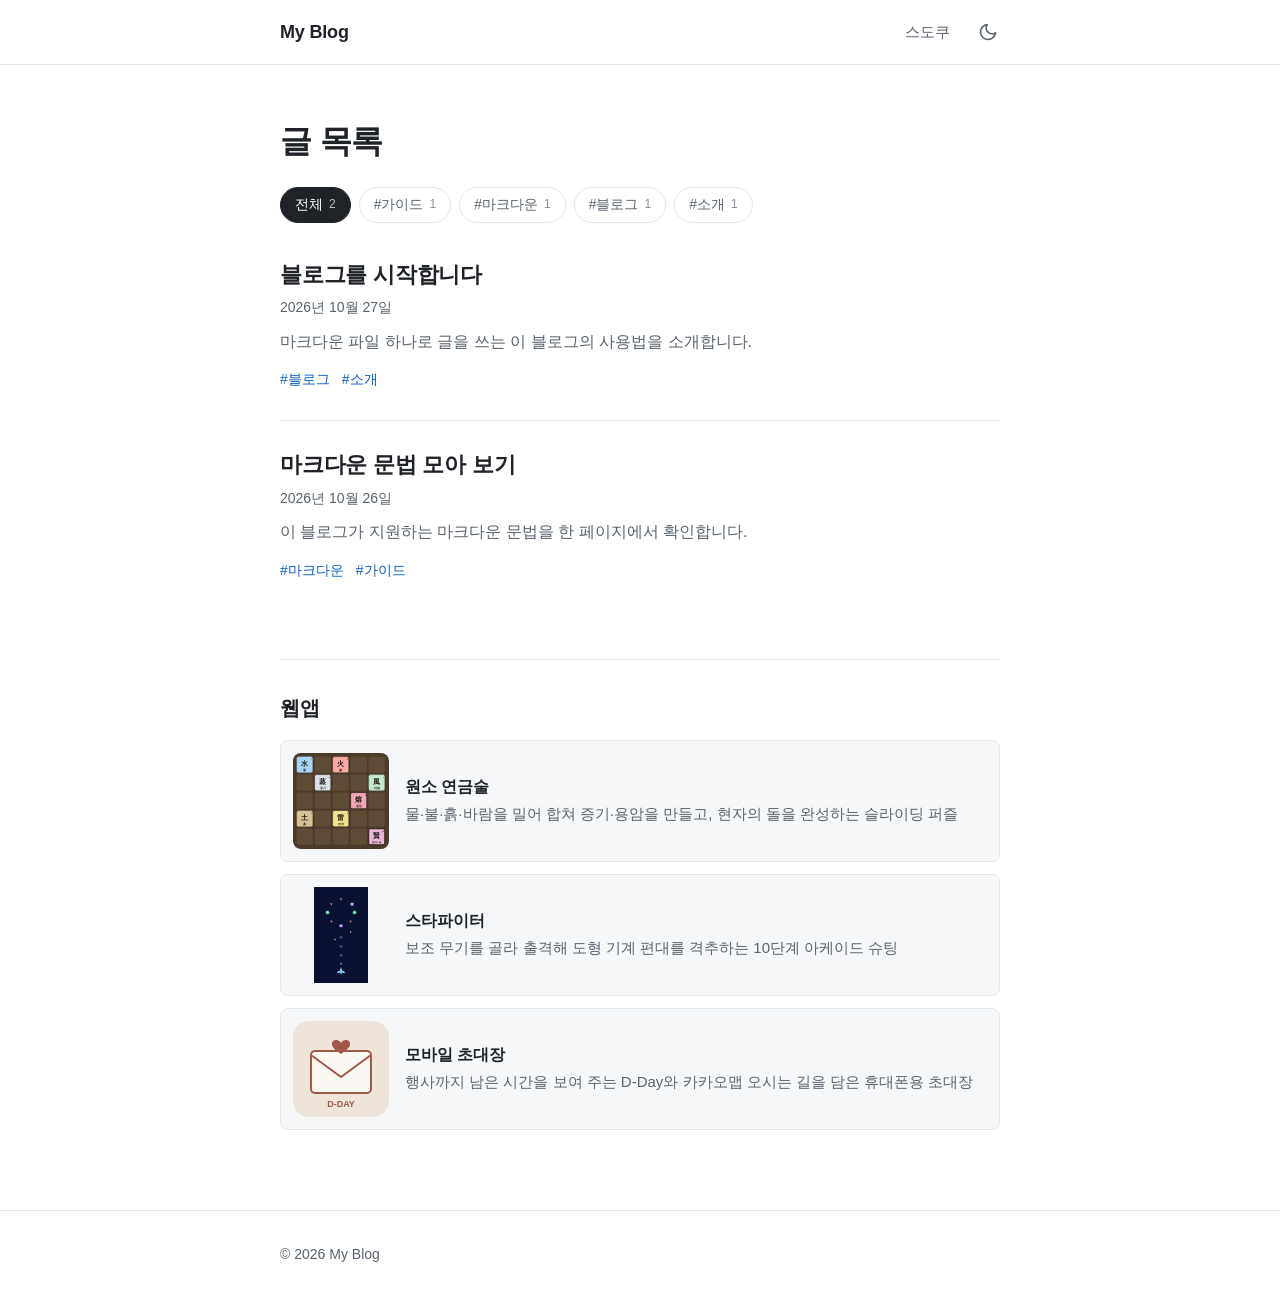
<file: index.html>
<!doctype html>
<html lang="ko">
<head>
  <meta charset="utf-8">
  <meta name="viewport" content="width=device-width, initial-scale=1">
  <meta name="color-scheme" content="light dark">
  <meta name="description" content="마크다운으로 쓰는 개인 블로그">
  <title>My Blog</title>
  <script>
    // 화면을 그리기 전에 저장된 테마를 적용해 깜빡임을 막는다
    try {
      const saved = localStorage.getItem('theme');
      if (saved === 'dark' || saved === 'light') document.documentElement.dataset.theme = saved;
    } catch (e) {}
  </script>
  <link rel="stylesheet" href="css/style.css">
  <script type="module" src="js/theme.js"></script>
  <script type="module" src="js/list.js"></script>
</head>
<body>
  <a class="skip-link" href="#main-content">본문으로 건너뛰기</a>

  <header class="site-header">
    <div class="container header-inner">
      <a class="site-title" href="index.html">My Blog</a>
      <nav class="site-nav" aria-label="사이트 메뉴">
        <a href="sudoku/">스도쿠</a>
      </nav>
      <button class="theme-toggle" type="button" aria-label="테마 전환">
        <svg class="icon-moon" viewBox="0 0 24 24" width="20" height="20" fill="none" stroke="currentColor" stroke-width="2" stroke-linecap="round" stroke-linejoin="round" aria-hidden="true"><path d="M21 12.79A9 9 0 1 1 11.21 3 7 7 0 0 0 21 12.79z"/></svg>
        <svg class="icon-sun" viewBox="0 0 24 24" width="20" height="20" fill="none" stroke="currentColor" stroke-width="2" stroke-linecap="round" stroke-linejoin="round" aria-hidden="true"><circle cx="12" cy="12" r="4"/><path d="M12 2v2M12 20v2M4.93 4.93l1.41 1.41M17.66 17.66l1.41 1.41M2 12h2M20 12h2M4.93 19.07l1.41-1.41M17.66 6.34l1.41-1.41"/></svg>
      </button>
    </div>
  </header>

  <main id="main-content" class="container">
    <h1 class="page-title">글 목록</h1>
    <nav class="tag-filter" aria-label="태그 필터" data-tag-filter hidden></nav>
    <ul class="post-list" data-post-list>
      <li class="notice">불러오는 중…</li>
    </ul>

    <section class="app-section" aria-labelledby="app-section-title">
      <h2 class="section-title" id="app-section-title">웹앱</h2>
      <ul class="app-list">
        <li>
          <a class="app-card" href="apps/element-alchemy/">
            <img class="app-card-thumb" src="apps/element-alchemy/preview.svg" alt="원소 타일이 놓인 5×5 연금술 게임판" width="96" height="96">
            <span class="app-card-body">
              <span class="app-card-title">원소 연금술</span>
              <span class="app-card-desc">물·불·흙·바람을 밀어 합쳐 증기·용암을 만들고, 현자의 돌을 완성하는 슬라이딩 퍼즐</span>
            </span>
          </a>
        </li>
        <li>
          <a class="app-card" href="apps/starfighter/">
            <img class="app-card-thumb" src="apps/starfighter/preview.svg" alt="도형 모양 적 편대를 향해 탄을 쏘는 전투기" width="96" height="96">
            <span class="app-card-body">
              <span class="app-card-title">스타파이터</span>
              <span class="app-card-desc">보조 무기를 골라 출격해 도형 기계 편대를 격추하는 10단계 아케이드 슈팅</span>
            </span>
          </a>
        </li>
        <li>
          <a class="app-card" href="apps/invitation/">
            <img class="app-card-thumb" src="apps/invitation/preview.svg" alt="하트가 그려진 초대장 봉투" width="96" height="96">
            <span class="app-card-body">
              <span class="app-card-title">모바일 초대장</span>
              <span class="app-card-desc">행사까지 남은 시간을 보여 주는 D-Day와 카카오맵 오시는 길을 담은 휴대폰용 초대장</span>
            </span>
          </a>
        </li>
      </ul>
    </section>
  </main>

  <footer class="site-footer">
    <div class="container">© 2026 My Blog</div>
  </footer>
</body>
</html>
</file>
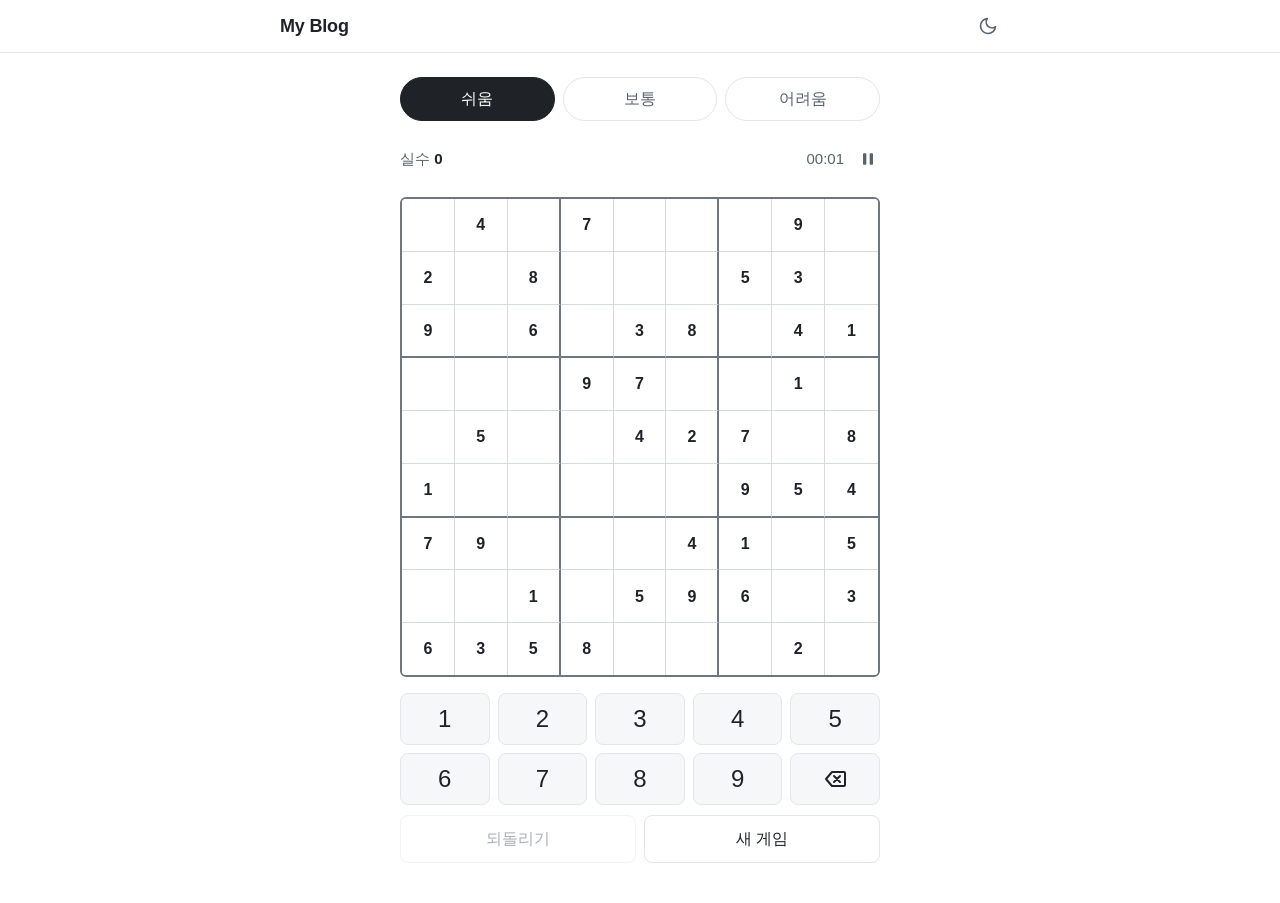
<file: sudoku/index.html>
<!doctype html>
<html lang="ko">
<head>
  <meta charset="utf-8">
  <meta name="viewport" content="width=device-width, initial-scale=1, viewport-fit=cover">
  <meta name="color-scheme" content="light dark">
  <meta name="description" content="휴대폰에서 바로 하는 스도쿠">
  <meta name="apple-mobile-web-app-capable" content="yes">
  <meta name="mobile-web-app-capable" content="yes">
  <meta name="apple-mobile-web-app-title" content="스도쿠">
  <meta name="apple-mobile-web-app-status-bar-style" content="black-translucent">
  <meta name="theme-color" content="#ffffff" media="(prefers-color-scheme: light)">
  <meta name="theme-color" content="#0f1115" media="(prefers-color-scheme: dark)">
  <title>스도쿠</title>
  <script>
    // 화면을 그리기 전에 저장된 테마를 적용해 깜빡임을 막는다
    try {
      const saved = localStorage.getItem('theme');
      if (saved === 'dark' || saved === 'light') document.documentElement.dataset.theme = saved;
    } catch (e) {}
  </script>
  <link rel="stylesheet" href="../css/style.css">
  <link rel="stylesheet" href="sudoku.css">
  <script type="module" src="../js/theme.js"></script>
  <script type="module" src="sudoku.js"></script>
</head>
<body class="sudoku-page">
  <header class="site-header">
    <div class="container header-inner">
      <a class="site-title" href="../index.html">My Blog</a>
      <button class="theme-toggle" type="button" aria-label="테마 전환">
        <svg class="icon-moon" viewBox="0 0 24 24" width="20" height="20" fill="none" stroke="currentColor" stroke-width="2" stroke-linecap="round" stroke-linejoin="round" aria-hidden="true"><path d="M21 12.79A9 9 0 1 1 11.21 3 7 7 0 0 0 21 12.79z"/></svg>
        <svg class="icon-sun" viewBox="0 0 24 24" width="20" height="20" fill="none" stroke="currentColor" stroke-width="2" stroke-linecap="round" stroke-linejoin="round" aria-hidden="true"><circle cx="12" cy="12" r="4"/><path d="M12 2v2M12 20v2M4.93 4.93l1.41 1.41M17.66 17.66l1.41 1.41M2 12h2M20 12h2M4.93 19.07l1.41-1.41M17.66 6.34l1.41-1.41"/></svg>
      </button>
    </div>
  </header>

  <main id="main-content" class="container sudoku">
    <h1 class="visually-hidden">스도쿠</h1>

    <nav class="difficulty" aria-label="난이도">
      <button class="chip" type="button" data-difficulty="easy">쉬움</button>
      <button class="chip" type="button" data-difficulty="medium">보통</button>
      <button class="chip" type="button" data-difficulty="hard">어려움</button>
    </nav>

    <div class="game-status">
      <span>실수 <strong data-mistakes>0</strong></span>
      <span class="timer">
        <time data-timer>00:00</time>
        <button class="icon-button" type="button" data-pause aria-label="일시정지">
          <svg class="icon-pause" viewBox="0 0 24 24" width="20" height="20" fill="currentColor" aria-hidden="true"><rect x="6" y="5" width="4" height="14" rx="1"/><rect x="14" y="5" width="4" height="14" rx="1"/></svg>
          <svg class="icon-play" viewBox="0 0 24 24" width="20" height="20" fill="currentColor" aria-hidden="true"><path d="M8 5.5v13a1 1 0 0 0 1.5.86l10.5-6.5a1 1 0 0 0 0-1.72L9.5 4.64A1 1 0 0 0 8 5.5z"/></svg>
        </button>
      </span>
    </div>

    <div class="board-wrap">
      <div class="board" data-board aria-label="스도쿠 판"></div>
      <div class="board-overlay" data-overlay hidden>
        <p class="overlay-title" data-overlay-title></p>
        <p class="overlay-text" data-overlay-text></p>
        <button class="action-button primary" type="button" data-overlay-action></button>
      </div>
    </div>

    <div class="controls">
      <div class="numpad" data-numpad>
        <button type="button" data-digit="1">1</button>
        <button type="button" data-digit="2">2</button>
        <button type="button" data-digit="3">3</button>
        <button type="button" data-digit="4">4</button>
        <button type="button" data-digit="5">5</button>
        <button type="button" data-digit="6">6</button>
        <button type="button" data-digit="7">7</button>
        <button type="button" data-digit="8">8</button>
        <button type="button" data-digit="9">9</button>
        <button type="button" data-erase aria-label="지우기">
          <svg viewBox="0 0 24 24" width="24" height="24" fill="none" stroke="currentColor" stroke-width="2" stroke-linecap="round" stroke-linejoin="round" aria-hidden="true"><path d="M21 5H9l-6 7 6 7h12a1 1 0 0 0 1-1V6a1 1 0 0 0-1-1z"/><path d="M17 9l-6 6M11 9l6 6"/></svg>
        </button>
      </div>
      <div class="actions">
        <button class="action-button" type="button" data-undo>되돌리기</button>
        <button class="action-button" type="button" data-new>새 게임</button>
      </div>
    </div>

    <p class="visually-hidden" aria-live="polite" data-announce></p>
  </main>
</body>
</html>
</file>
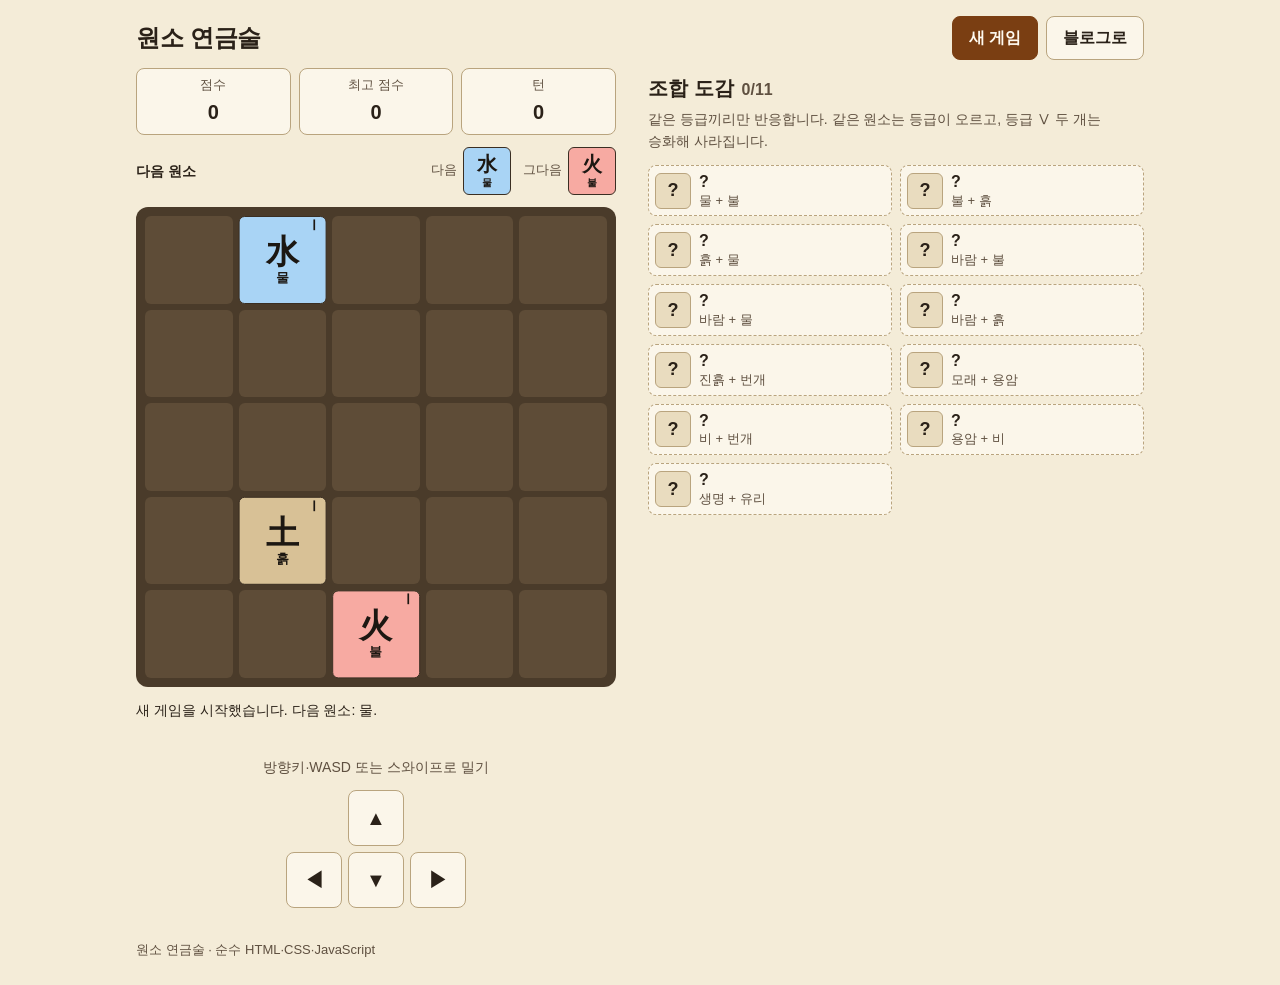
<file: apps/element-alchemy/index.html>
<!doctype html>
<html lang="ko">
<head>
  <meta charset="utf-8">
  <meta name="viewport" content="width=device-width, initial-scale=1">
  <title>원소 연금술</title>
  <meta name="description" content="물·불·흙·바람을 밀어 합쳐 증기·용암을 만들고, 현자의 돌을 완성하는 슬라이딩 퍼즐">
  <meta name="color-scheme" content="light dark">
  <link rel="icon" href="preview.svg" type="image/svg+xml">
  <link rel="stylesheet" href="style.css">
  <script type="module" src="js/main.js"></script>
</head>
<body>
  <header class="site-header">
    <h1 class="site-title">원소 연금술</h1>
    <nav class="header-actions" aria-label="게임 메뉴">
      <button type="button" id="new-game" class="btn btn-primary">새 게임</button>
      <a class="btn btn-link" href="../../index.html">블로그로</a>
    </nav>
  </header>

  <main class="layout">
    <section class="play" aria-label="게임">
      <div class="scoreboard">
        <div class="stat">
          <span class="stat-label">점수</span>
          <span class="stat-value" id="score">0</span>
          <span class="score-gain" id="score-gain" aria-hidden="true"></span>
        </div>
        <div class="stat">
          <span class="stat-label">최고 점수</span>
          <span class="stat-value" id="best">0</span>
        </div>
        <div class="stat">
          <span class="stat-label">턴</span>
          <span class="stat-value" id="turn">0</span>
        </div>
      </div>

      <div class="next-queue">
        <span class="next-title">다음 원소</span>
        <div class="queue-item">
          <span class="queue-label">다음</span>
          <div class="queue-slot" id="next-0" role="img" aria-label="없음"></div>
        </div>
        <div class="queue-item">
          <span class="queue-label">그다음</span>
          <div class="queue-slot" id="next-1" role="img" aria-label="없음"></div>
        </div>
      </div>

      <div class="board" id="board" role="grid" tabindex="0" aria-label="연금술 작업대, 5행 5열" aria-describedby="controls-hint"></div>

      <p class="status-line" id="status" role="status" aria-live="polite"></p>

      <p class="controls-hint" id="controls-hint">방향키·WASD 또는 스와이프로 밀기</p>
      <div class="dpad" role="group" aria-label="방향 버튼">
        <button type="button" class="btn dpad-btn dpad-up" data-dir="up" aria-label="위로 밀기">▲</button>
        <button type="button" class="btn dpad-btn dpad-left" data-dir="left" aria-label="왼쪽으로 밀기">◀</button>
        <button type="button" class="btn dpad-btn dpad-down" data-dir="down" aria-label="아래로 밀기">▼</button>
        <button type="button" class="btn dpad-btn dpad-right" data-dir="right" aria-label="오른쪽으로 밀기">▶</button>
      </div>
    </section>

    <aside class="codex-panel" aria-labelledby="codex-title">
      <h2 class="codex-heading" id="codex-title">조합 도감 <span class="codex-count" id="codex-count">0/11</span></h2>
      <p class="codex-note">같은 등급끼리만 반응합니다. 같은 원소는 등급이 오르고, 등급 Ⅴ 두 개는 승화해 사라집니다.</p>
      <ul class="codex" id="codex-list"></ul>
    </aside>
  </main>

  <footer class="site-footer">
    <p>원소 연금술 · 순수 HTML·CSS·JavaScript</p>
  </footer>

  <dialog id="result-dialog" class="result-dialog" aria-labelledby="dialog-title">
    <h2 id="dialog-title" class="dialog-title"></h2>
    <div id="dialog-body" class="dialog-body"></div>
    <div id="dialog-actions" class="dialog-actions"></div>
  </dialog>
</body>
</html>
</file>
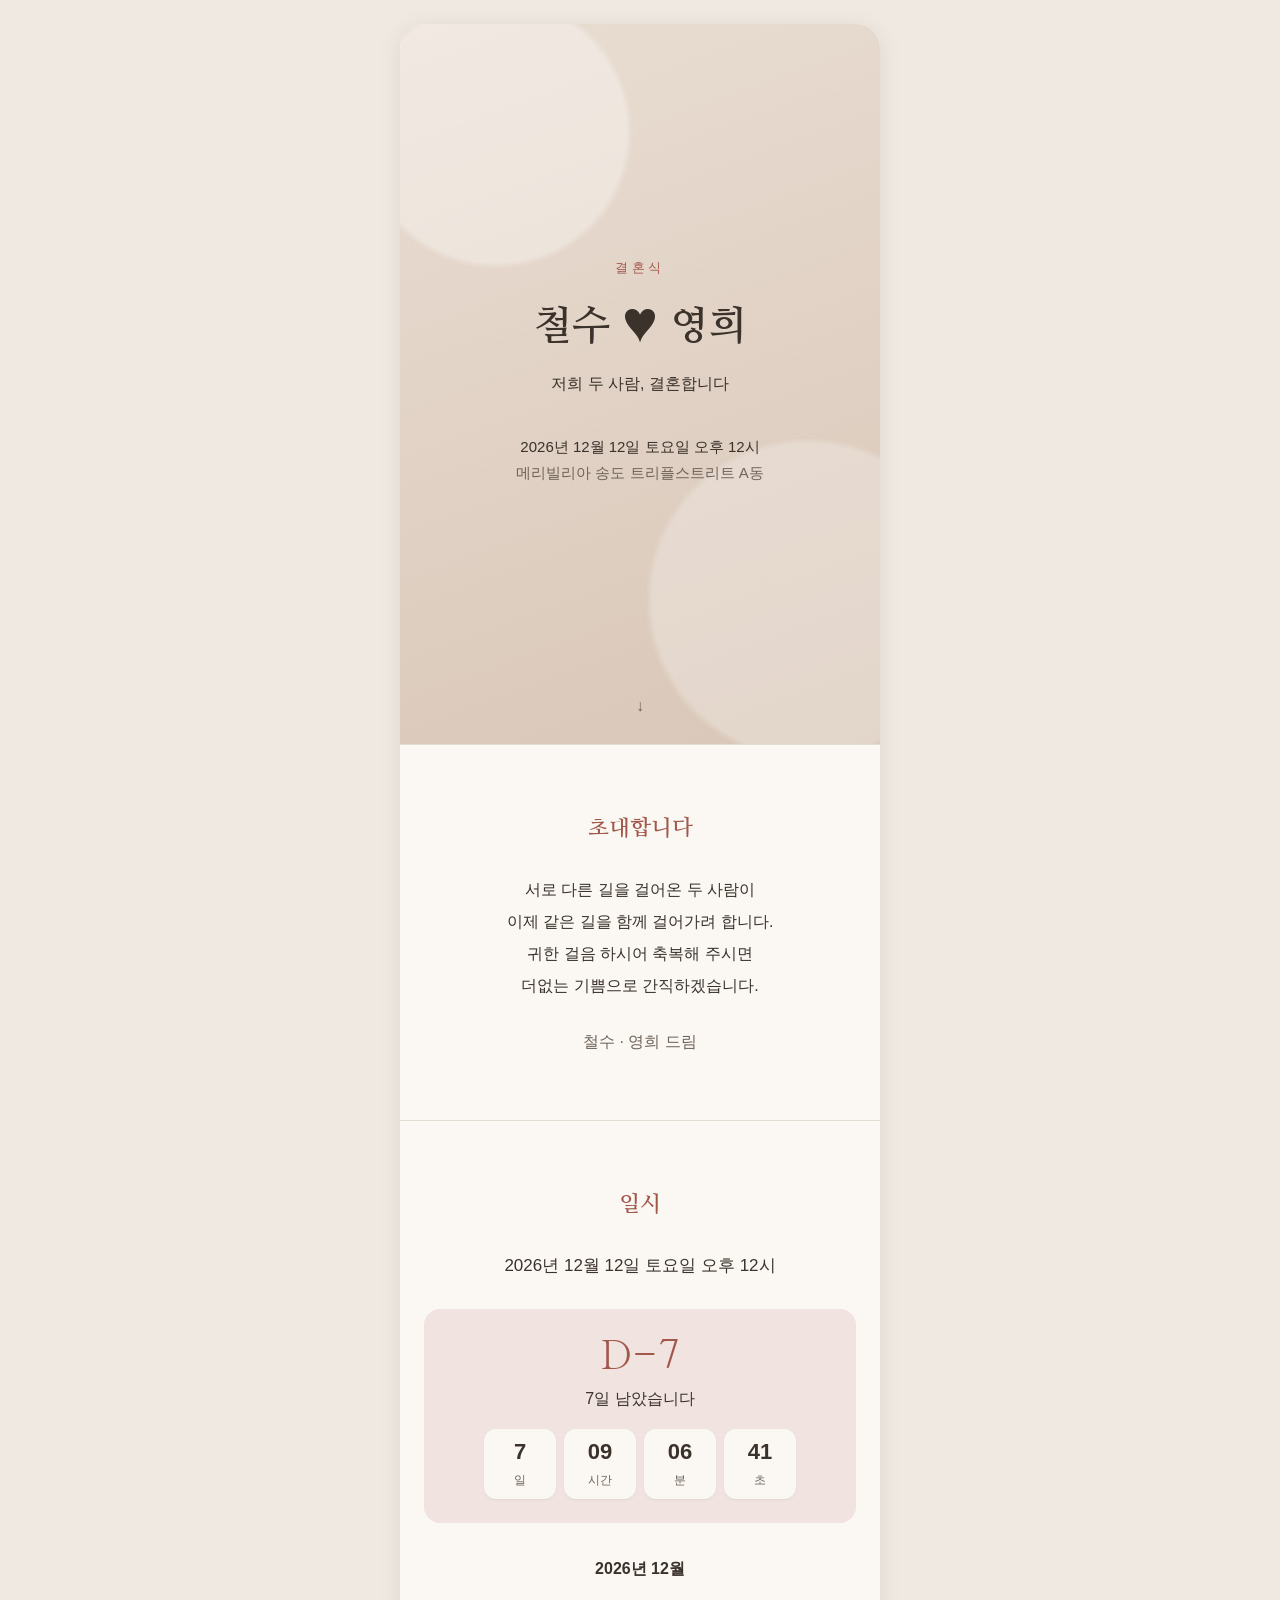
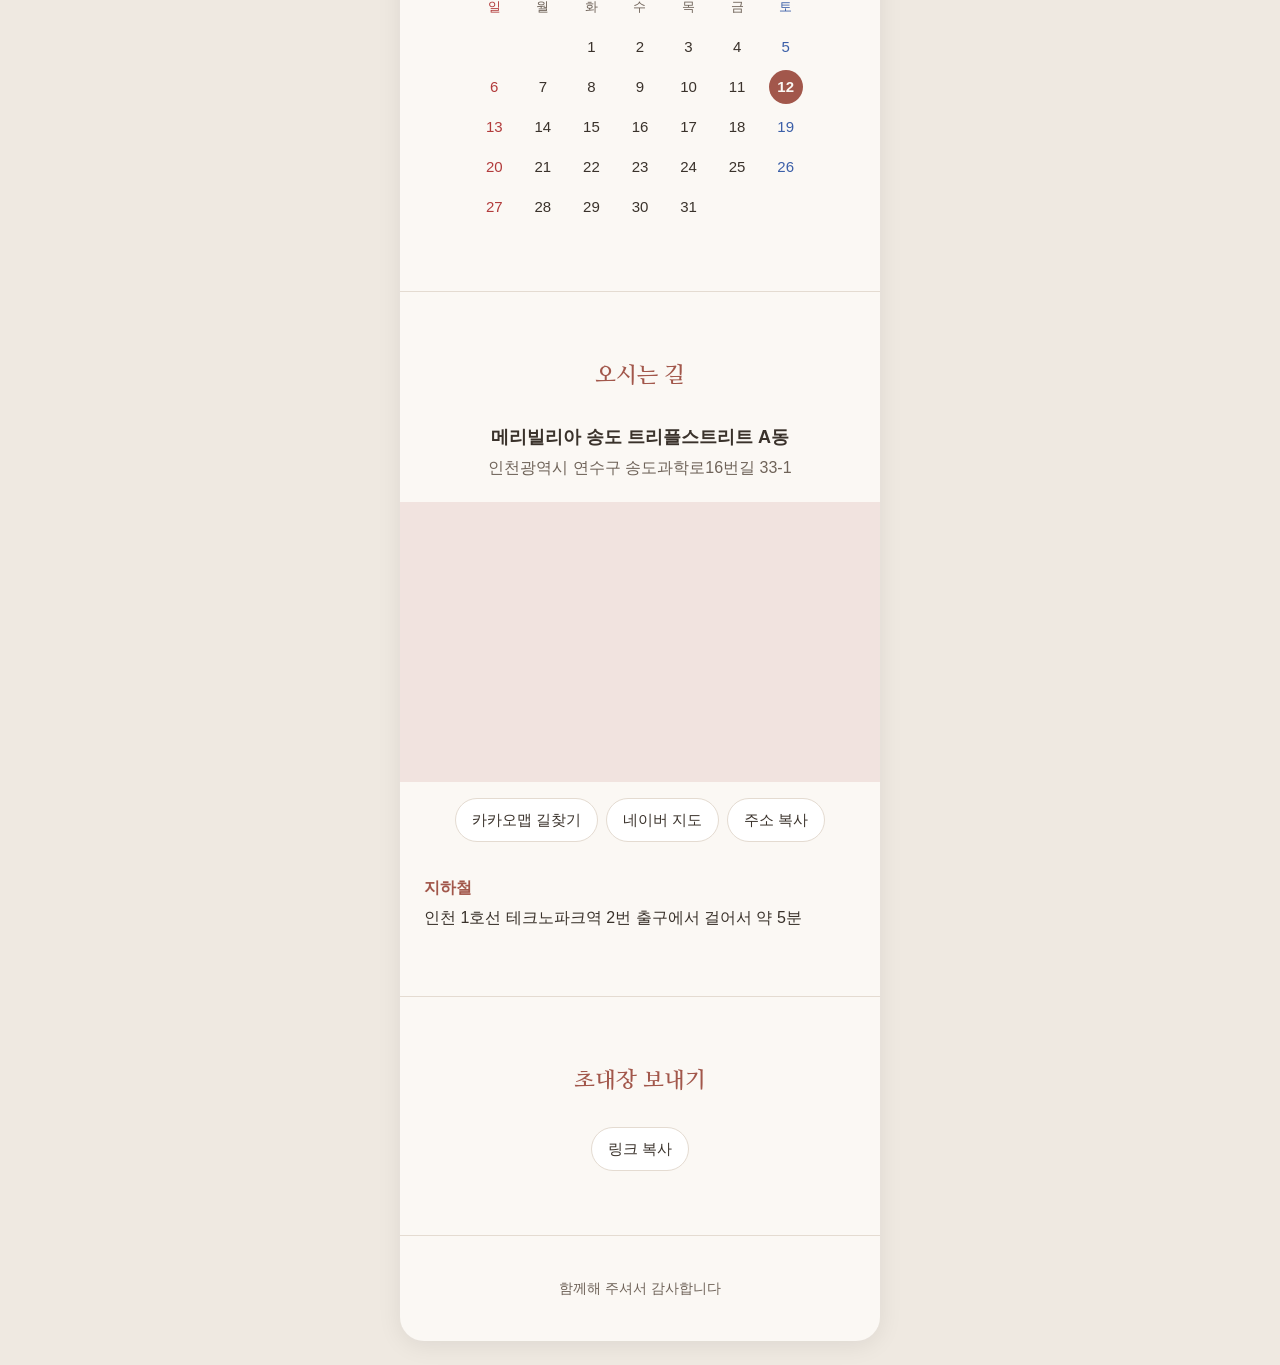
<file: apps/invitation/index.html>
<!doctype html>
<html lang="ko">
<head>
  <meta charset="utf-8">
  <meta name="viewport" content="width=device-width, initial-scale=1, viewport-fit=cover">
  <title>철수 ♥ 영희 결혼합니다</title>
  <meta name="description" content="2026년 12월 12일 토요일 낮 12시, 메리빌리아 송도">
  <meta name="theme-color" content="#f7f3ee" media="(prefers-color-scheme: light)">
  <meta name="theme-color" content="#1d1a17" media="(prefers-color-scheme: dark)">
  <!-- 공유 미리보기: 카카오톡·문자 미리보기는 절대 주소여야 한다. 배포 주소가 바뀌면 함께 바꾼다 -->
  <meta property="og:type" content="website">
  <meta property="og:url" content="https://choi-guest.github.io/myblog/apps/invitation/">
  <meta property="og:title" content="철수 ♥ 영희 결혼합니다">
  <meta property="og:description" content="2026년 12월 12일 토요일 낮 12시, 메리빌리아 송도">
  <meta property="og:image" content="https://choi-guest.github.io/myblog/apps/invitation/images/og.png">
  <meta property="og:image:width" content="1200">
  <meta property="og:image:height" content="630">
  <link rel="preconnect" href="https://fonts.googleapis.com">
  <link rel="preconnect" href="https://fonts.gstatic.com" crossorigin>
  <link rel="stylesheet" href="https://fonts.googleapis.com/css2?family=Nanum+Myeongjo:wght@700&display=swap">
  <link rel="stylesheet" href="css/style.css">
  <script type="module" src="js/main.js"></script>
</head>
<body>
  <main class="card">
    <header class="cover" data-cover>
      <div class="cover-inner">
        <p class="cover-type" data-field="type"></p>
        <h1 class="cover-title" data-field="title"></h1>
        <p class="cover-sub" data-field="subtitle"></p>
        <p class="cover-date" data-field="date"></p>
        <p class="cover-venue" data-field="venue-full"></p>
      </div>
      <span class="scroll-hint" aria-hidden="true">↓</span>
    </header>

    <section class="section reveal" aria-labelledby="greeting-title">
      <h2 class="section-title" id="greeting-title">초대합니다</h2>
      <div class="greeting" data-greeting></div>
      <p class="hosts" data-field="hosts"></p>
    </section>

    <section class="section reveal" aria-labelledby="date-title">
      <h2 class="section-title" id="date-title">일시</h2>
      <p class="date-text" data-field="date"></p>
      <div class="dday">
        <p class="dday-label" data-dday-label aria-live="polite"></p>
        <p class="dday-text" data-dday-text></p>
        <div class="countdown" data-countdown>
          <span class="count-box"><b data-count="days">0</b><small>일</small></span>
          <span class="count-box"><b data-count="hours">0</b><small>시간</small></span>
          <span class="count-box"><b data-count="minutes">0</b><small>분</small></span>
          <span class="count-box"><b data-count="seconds">0</b><small>초</small></span>
        </div>
      </div>
      <div class="calendar" data-calendar>
        <p class="calendar-title" data-calendar-title></p>
        <table class="calendar-table">
          <thead><tr data-calendar-head></tr></thead>
          <tbody data-calendar-body></tbody>
        </table>
      </div>
    </section>

    <section class="section reveal" aria-labelledby="map-title">
      <h2 class="section-title" id="map-title">오시는 길</h2>
      <p class="venue-name" data-field="venue-full"></p>
      <p class="venue-address" data-field="address"></p>
      <div class="map-wrap">
        <div class="map" data-map role="region" aria-label="행사장 위치 지도"></div>
        <div class="map-fallback" data-map-fallback hidden></div>
        <button class="map-toggle" type="button" data-map-toggle aria-pressed="false" hidden>지도 움직이기</button>
      </div>
      <div class="button-row">
        <a class="btn" data-link="kakao" target="_blank" rel="noopener">카카오맵 길찾기</a>
        <a class="btn" data-link="naver" target="_blank" rel="noopener">네이버 지도</a>
        <button class="btn" type="button" data-copy-address>주소 복사</button>
      </div>
      <dl class="transport" data-transport></dl>
    </section>

    <section class="section reveal" aria-labelledby="contact-title" data-contact-section>
      <h2 class="section-title" id="contact-title">연락하기</h2>
      <ul class="contacts" data-contacts></ul>
    </section>

    <section class="section reveal" aria-labelledby="share-title">
      <h2 class="section-title" id="share-title">초대장 보내기</h2>
      <div class="button-row">
        <button class="btn" type="button" data-copy-link>링크 복사</button>
        <button class="btn" type="button" data-share hidden>공유하기</button>
      </div>
    </section>

    <footer class="footer">
      <p>함께해 주셔서 감사합니다</p>
    </footer>
  </main>

  <p class="toast" data-toast role="status" aria-live="polite"></p>
</body>
</html>
</file>
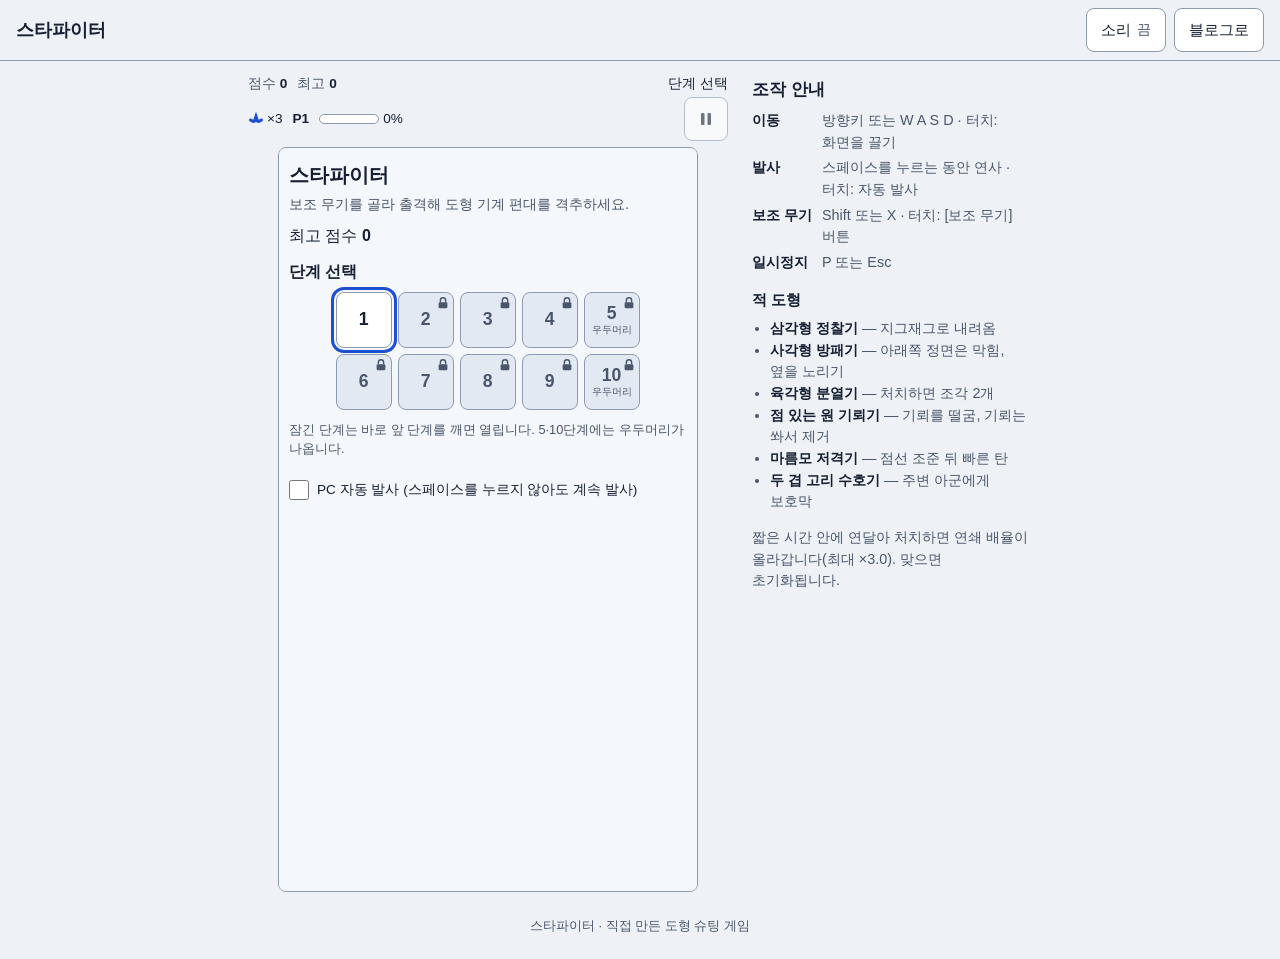
<file: apps/starfighter/index.html>
<!doctype html>
<html lang="ko">
<head>
  <meta charset="utf-8">
  <meta name="viewport" content="width=device-width, initial-scale=1">
  <title>스타파이터</title>
  <meta name="description" content="보조 무기를 골라 출격해 도형 기계 편대를 격추하는 10단계 아케이드 슈팅">
  <meta name="color-scheme" content="light dark">
  <link rel="icon" href="preview.svg" type="image/svg+xml">
  <link rel="stylesheet" href="style.css">
  <script type="module" src="js/main.js"></script>
</head>
<body>
  <header class="site-header">
    <h1 class="site-title">스타파이터</h1>
    <nav class="header-actions" aria-label="게임 메뉴">
      <button type="button" id="sound-btn" class="btn" aria-pressed="false">
        소리 <span id="sound-state" class="sound-state" aria-hidden="true">끔</span>
      </button>
      <a class="btn" href="../../index.html">블로그로</a>
    </nav>
  </header>

  <main class="layout">
    <section class="game-col" aria-label="게임">
      <div class="hud" id="hud">
        <div class="hud-row">
          <span class="hud-item"><span class="hud-label">점수</span> <strong id="hud-score">0</strong></span>
          <span class="hud-item"><span class="hud-label">최고</span> <strong id="hud-best">0</strong></span>
          <span class="hud-item hud-stage" id="hud-stage">단계 선택</span>
        </div>
        <div class="hud-row">
          <span class="hud-item hud-lives">
            <span class="sr-only">남은 목숨</span>
            <svg class="ship-icon" viewBox="0 0 20 20" width="16" height="16" aria-hidden="true" focusable="false">
              <ellipse cx="4.5" cy="12" rx="3.6" ry="2" transform="rotate(30 4.5 12)" fill="currentColor"/>
              <ellipse cx="15.5" cy="12" rx="3.6" ry="2" transform="rotate(-30 15.5 12)" fill="currentColor"/>
              <path d="M10 1 Q12 7 14.5 14 Q12 16 10 13.5 Q8 16 5.5 14 Q8 7 10 1 Z" fill="currentColor"/>
            </svg>
            <span id="hud-lives">×3</span>
          </span>
          <span class="hud-item"><span class="sr-only">주무기 파워</span><strong id="hud-power">P1</strong></span>
          <span class="hud-item hud-energy">
            <span class="energy-bar" id="energy-bar" role="progressbar" aria-label="에너지" aria-valuemin="0" aria-valuemax="100" aria-valuenow="0">
              <span class="energy-fill" id="energy-fill"></span>
            </span>
            <span id="hud-energy" class="energy-text">0%</span>
          </span>
          <span class="hud-item hud-chain" id="hud-chain"></span>
          <button type="button" id="pause-btn" class="btn icon-btn" aria-label="일시정지" disabled>
            <svg viewBox="0 0 16 16" width="16" height="16" aria-hidden="true" focusable="false">
              <rect x="3" y="2" width="3.5" height="12" rx="1" fill="currentColor"/>
              <rect x="9.5" y="2" width="3.5" height="12" rx="1" fill="currentColor"/>
            </svg>
          </button>
        </div>
      </div>

      <div class="stage-wrap" id="stage-wrap" tabindex="-1">
        <canvas id="game-canvas" role="img" aria-label="스타파이터 게임 화면"></canvas>

        <div class="boss-bar" id="boss-bar" hidden>
          <span class="boss-name" id="boss-name">우두머리</span>
          <span class="boss-track" id="boss-track" role="progressbar" aria-label="우두머리 체력" aria-valuemin="0" aria-valuemax="100" aria-valuenow="100">
            <span class="boss-fill" id="boss-fill"></span>
          </span>
        </div>
        <p class="warning-band" id="warning-band" hidden>강력한 반응 접근</p>
        <p class="intro-banner" id="intro-banner" hidden></p>

        <section class="start-screen" id="start-screen" aria-labelledby="start-title">
          <div id="stage-step" class="start-step">
            <h2 id="start-title" class="start-title">스타파이터</h2>
            <p class="start-desc">보조 무기를 골라 출격해 도형 기계 편대를 격추하세요.</p>
            <p class="start-best">최고 점수 <strong id="start-best">0</strong></p>
            <h3 class="step-title">단계 선택</h3>
            <div class="stage-grid" id="stage-grid"></div>
            <p class="hint">잠긴 단계는 바로 앞 단계를 깨면 열립니다. 5·10단계에는 우두머리가 나옵니다.</p>
            <label class="toggle">
              <input type="checkbox" id="autofire-toggle">
              <span>PC 자동 발사 (스페이스를 누르지 않아도 계속 발사)</span>
            </label>
          </div>

          <div id="weapon-step" class="start-step" hidden>
            <h2 id="weapon-title" class="start-title">보조 무기 선택</h2>
            <p class="start-desc">적을 처치해 에너지를 100% 채우면 발동할 수 있습니다. 단계 중에는 바꿀 수 없습니다.</p>
            <div class="weapon-cards" id="weapon-cards" role="radiogroup" aria-labelledby="weapon-title"></div>
            <div class="step-actions">
              <button type="button" id="launch-btn" class="btn btn-primary">출격</button>
              <button type="button" id="weapon-back" class="btn">단계 선택으로</button>
            </div>
          </div>
        </section>
      </div>

      <div class="touch-controls" id="touch-controls" hidden>
        <button type="button" id="special-btn" class="btn special-btn" disabled aria-label="보조 무기 발동 (에너지 0%)">보조 무기</button>
      </div>
    </section>

    <aside class="guide-panel" aria-labelledby="guide-title">
      <h2 id="guide-title">조작 안내</h2>
      <dl class="guide-list">
        <dt>이동</dt><dd>방향키 또는 W A S D · 터치: 화면을 끌기</dd>
        <dt>발사</dt><dd>스페이스를 누르는 동안 연사 · 터치: 자동 발사</dd>
        <dt>보조 무기</dt><dd>Shift 또는 X · 터치: [보조 무기] 버튼</dd>
        <dt>일시정지</dt><dd>P 또는 Esc</dd>
      </dl>
      <h3>적 도형</h3>
      <ul class="guide-enemies">
        <li><strong>삼각형 정찰기</strong> — 지그재그로 내려옴</li>
        <li><strong>사각형 방패기</strong> — 아래쪽 정면은 막힘, 옆을 노리기</li>
        <li><strong>육각형 분열기</strong> — 처치하면 조각 2개</li>
        <li><strong>점 있는 원 기뢰기</strong> — 기뢰를 떨굼, 기뢰는 쏴서 제거</li>
        <li><strong>마름모 저격기</strong> — 점선 조준 뒤 빠른 탄</li>
        <li><strong>두 겹 고리 수호기</strong> — 주변 아군에게 보호막</li>
      </ul>
      <p>짧은 시간 안에 연달아 처치하면 연쇄 배율이 올라갑니다(최대 ×3.0). 맞으면 초기화됩니다.</p>
    </aside>
  </main>

  <footer class="site-footer">
    <p>스타파이터 · 직접 만든 도형 슈팅 게임</p>
  </footer>

  <p id="live" class="sr-only" aria-live="polite"></p>

  <dialog id="pause-dialog" class="dialog" aria-labelledby="pause-title">
    <h2 id="pause-title">일시정지</h2>
    <div class="dialog-actions">
      <button type="button" id="resume-btn" class="btn btn-primary" autofocus>계속하기</button>
      <button type="button" id="restart-btn" class="btn">단계 다시 시작</button>
      <button type="button" id="pause-menu-btn" class="btn">단계 선택으로</button>
    </div>
  </dialog>

  <dialog id="clear-dialog" class="dialog" aria-labelledby="clear-title">
    <h2 id="clear-title">단계 돌파</h2>
    <dl id="clear-list" class="result-list"></dl>
    <p id="clear-note" class="dialog-note"></p>
    <div class="dialog-actions">
      <button type="button" id="clear-next-btn" class="btn btn-primary">다음 단계</button>
      <button type="button" id="clear-menu-btn" class="btn">단계 선택으로</button>
    </div>
  </dialog>

  <dialog id="over-dialog" class="dialog" aria-labelledby="over-title">
    <h2 id="over-title">게임 오버</h2>
    <dl id="over-list" class="result-list"></dl>
    <p id="over-note" class="dialog-note"></p>
    <div class="dialog-actions">
      <button type="button" id="over-retry-btn" class="btn btn-primary">다시 도전</button>
      <button type="button" id="over-menu-btn" class="btn">단계 선택으로</button>
    </div>
  </dialog>
</body>
</html>
</file>
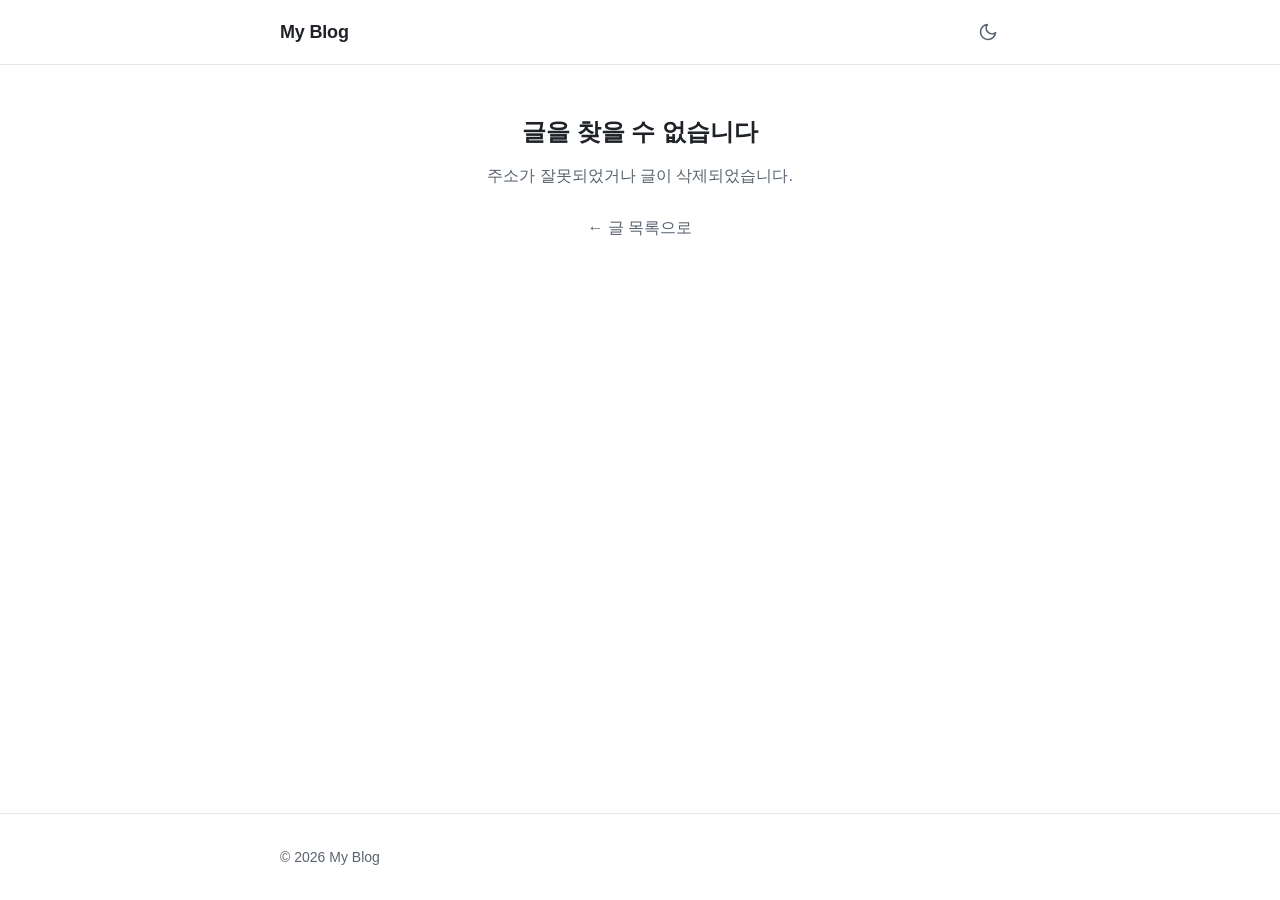
<file: post.html>
<!doctype html>
<html lang="ko">
<head>
  <meta charset="utf-8">
  <meta name="viewport" content="width=device-width, initial-scale=1">
  <meta name="color-scheme" content="light dark">
  <meta name="description" content="마크다운으로 쓰는 개인 블로그">
  <title>My Blog</title>
  <script>
    // 화면을 그리기 전에 저장된 테마를 적용해 깜빡임을 막는다
    try {
      const saved = localStorage.getItem('theme');
      if (saved === 'dark' || saved === 'light') document.documentElement.dataset.theme = saved;
    } catch (e) {}
  </script>
  <link rel="stylesheet" href="css/style.css">
  <script type="module" src="js/theme.js"></script>
  <script type="module" src="js/post.js"></script>
</head>
<body>
  <a class="skip-link" href="#main-content">본문으로 건너뛰기</a>

  <header class="site-header">
    <div class="container header-inner">
      <a class="site-title" href="index.html">My Blog</a>
      <button class="theme-toggle" type="button" aria-label="테마 전환">
        <svg class="icon-moon" viewBox="0 0 24 24" width="20" height="20" fill="none" stroke="currentColor" stroke-width="2" stroke-linecap="round" stroke-linejoin="round" aria-hidden="true"><path d="M21 12.79A9 9 0 1 1 11.21 3 7 7 0 0 0 21 12.79z"/></svg>
        <svg class="icon-sun" viewBox="0 0 24 24" width="20" height="20" fill="none" stroke="currentColor" stroke-width="2" stroke-linecap="round" stroke-linejoin="round" aria-hidden="true"><circle cx="12" cy="12" r="4"/><path d="M12 2v2M12 20v2M4.93 4.93l1.41 1.41M17.66 17.66l1.41 1.41M2 12h2M20 12h2M4.93 19.07l1.41-1.41M17.66 6.34l1.41-1.41"/></svg>
      </button>
    </div>
  </header>

  <main id="main-content" class="container">
    <article class="post" data-post>
      <p class="notice">불러오는 중…</p>
    </article>
  </main>

  <footer class="site-footer">
    <div class="container">© 2026 My Blog</div>
  </footer>
</body>
</html>
</file>
<file: css/style.css>
/* ========== 테마 변수 ========== */

:root {
  color-scheme: light;
  --bg: #ffffff;
  --surface: #f6f7f9;
  --text: #1f2328;
  --text-muted: #59636e;
  --accent: #0a5fc4;
  --border: #e3e6ea;
  --code-bg: #f3f4f6;
  --quote: #d0d7de;
  --selection: rgba(10, 95, 196, 0.18);

  --font-sans: -apple-system, BlinkMacSystemFont, "Apple SD Gothic Neo", "Pretendard", "Noto Sans KR",
    "Segoe UI", "Malgun Gothic", sans-serif;
  --font-mono: ui-monospace, SFMono-Regular, "SF Mono", Menlo, Consolas, "D2Coding", monospace;
  --content-width: 720px;
  --gutter: 16px;
  --radius: 8px;
}

@media (prefers-color-scheme: dark) {
  :root:not([data-theme="light"]) {
    color-scheme: dark;
    --bg: #0f1115;
    --surface: #171a21;
    --text: #e6e8eb;
    --text-muted: #9ba4ae;
    --accent: #6cb0ff;
    --border: #262b33;
    --code-bg: #171a21;
    --quote: #3a414b;
    --selection: rgba(108, 176, 255, 0.25);
  }
}

:root[data-theme="dark"] {
  color-scheme: dark;
  --bg: #0f1115;
  --surface: #171a21;
  --text: #e6e8eb;
  --text-muted: #9ba4ae;
  --accent: #6cb0ff;
  --border: #262b33;
  --code-bg: #171a21;
  --quote: #3a414b;
  --selection: rgba(108, 176, 255, 0.25);
}

@media (min-width: 768px) {
  :root {
    --gutter: 24px;
  }
}

/* ========== 기본 ========== */

*,
*::before,
*::after {
  box-sizing: border-box;
}

html {
  -webkit-text-size-adjust: 100%;
  text-size-adjust: 100%;
}

body {
  display: flex;
  flex-direction: column;
  min-height: 100vh;
  min-height: 100dvh;
  margin: 0;
  background: var(--bg);
  color: var(--text);
  font-family: var(--font-sans);
  font-size: 1rem;
  line-height: 1.6;
  word-break: keep-all;
  overflow-wrap: break-word;
  -webkit-font-smoothing: antialiased;
}

main {
  flex: 1;
}

a {
  color: var(--accent);
}

:focus-visible {
  outline: 2px solid var(--accent);
  outline-offset: 2px;
  border-radius: 4px;
}

::selection {
  background: var(--selection);
}

.container {
  width: 100%;
  max-width: calc(var(--content-width) + var(--gutter) * 2);
  margin-inline: auto;
  padding-inline: var(--gutter);
}

.skip-link {
  position: absolute;
  top: -100px;
  left: var(--gutter);
  z-index: 10;
  padding: 8px 16px;
  border-radius: var(--radius);
  background: var(--accent);
  color: var(--bg);
}

.skip-link:focus {
  top: 8px;
}

/* ========== 헤더 · 푸터 ========== */

.site-header {
  border-bottom: 1px solid var(--border);
}

.header-inner {
  display: flex;
  align-items: center;
  justify-content: space-between;
  min-height: 64px;
}

.site-title {
  padding: 10px 0;
  color: var(--text);
  font-size: 1.125rem;
  font-weight: 700;
  letter-spacing: -0.01em;
  text-decoration: none;
}

.site-nav {
  margin-left: auto;
  margin-right: 4px;
}

.site-nav a {
  display: inline-flex;
  align-items: center;
  min-height: 44px;
  padding: 0 12px;
  border-radius: var(--radius);
  color: var(--text-muted);
  font-size: 0.9375rem;
  text-decoration: none;
}

.site-nav a:hover {
  background: var(--surface);
  color: var(--text);
}

.theme-toggle {
  display: inline-flex;
  align-items: center;
  justify-content: center;
  width: 44px;
  height: 44px;
  margin-right: -10px;
  padding: 0;
  border: 0;
  border-radius: 50%;
  background: transparent;
  color: var(--text-muted);
  cursor: pointer;
}

.theme-toggle:hover {
  background: var(--surface);
  color: var(--text);
}

/* 라이트일 때 달, 다크일 때 해 아이콘 */
.icon-sun {
  display: none;
}

:root[data-theme="dark"] .icon-sun {
  display: block;
}

:root[data-theme="dark"] .icon-moon {
  display: none;
}

@media (prefers-color-scheme: dark) {
  :root:not([data-theme="light"]) .icon-sun {
    display: block;
  }

  :root:not([data-theme="light"]) .icon-moon {
    display: none;
  }
}

.site-footer {
  margin-top: 80px;
  padding: 32px 0;
  border-top: 1px solid var(--border);
  color: var(--text-muted);
  font-size: 0.875rem;
}

/* ========== 목록 페이지 ========== */

.page-title {
  margin: 40px 0 20px;
  font-size: 1.75rem;
  line-height: 1.3;
  letter-spacing: -0.02em;
}

.tag-filter {
  display: flex;
  flex-wrap: wrap;
  gap: 8px;
  margin-bottom: 8px;
}

.tag-filter[hidden] {
  display: none;
}

.chip {
  display: inline-flex;
  align-items: center;
  gap: 6px;
  min-height: 36px;
  padding: 0 14px;
  border: 1px solid var(--border);
  border-radius: 999px;
  color: var(--text-muted);
  font-size: 0.875rem;
  text-decoration: none;
}

.chip:hover {
  border-color: var(--text-muted);
  color: var(--text);
}

.chip[aria-current="page"] {
  border-color: var(--text);
  background: var(--text);
  color: var(--bg);
}

.chip-count {
  font-size: 0.75rem;
  opacity: 0.7;
}

.post-list {
  margin: 0;
  padding: 0;
  list-style: none;
}

.post-item {
  padding: 28px 0;
  border-bottom: 1px solid var(--border);
}

.post-item:last-child {
  border-bottom: 0;
}

.post-item-title {
  margin: 0;
  font-size: 1.25rem;
  line-height: 1.45;
  letter-spacing: -0.01em;
}

.post-item-title a {
  color: var(--text);
  text-decoration: none;
}

.post-item-title a:hover {
  color: var(--accent);
}

.post-item-desc {
  margin: 10px 0 0;
  color: var(--text-muted);
}

.post-meta {
  margin: 6px 0 0;
  color: var(--text-muted);
  font-size: 0.875rem;
}

.post-meta > * + *::before {
  content: "·";
  margin: 0 0.5em;
}

.tag-list {
  display: flex;
  flex-wrap: wrap;
  gap: 4px 12px;
  margin: 12px 0 0;
  padding: 0;
  list-style: none;
}

.tag {
  color: var(--accent);
  font-size: 0.875rem;
  text-decoration: none;
}

.tag:hover {
  text-decoration: underline;
}

.app-section {
  margin: 48px 0 0;
  padding: 32px 0 0;
  border-top: 1px solid var(--border);
}

.section-title {
  margin: 0 0 16px;
  font-size: 1.25rem;
  letter-spacing: -0.01em;
}

.app-list {
  display: grid;
  gap: 12px;
  margin: 0;
  padding: 0;
  list-style: none;
}

.app-card {
  display: flex;
  gap: 16px;
  align-items: center;
  padding: 12px;
  border: 1px solid var(--border);
  border-radius: var(--radius);
  background: var(--surface);
  color: var(--text);
  text-decoration: none;
}

.app-card:hover {
  border-color: var(--accent);
}

.app-card-thumb {
  flex: none;
  width: 72px;
  height: 72px;
  border-radius: var(--radius);
}

.app-card-body {
  display: grid;
  gap: 4px;
  min-width: 0;
}

.app-card-title {
  font-weight: 600;
  line-height: 1.4;
}

.app-card:hover .app-card-title {
  color: var(--accent);
}

.app-card-desc {
  color: var(--text-muted);
  font-size: 0.9375rem;
  line-height: 1.55;
}

@media (min-width: 768px) {
  .app-card-thumb {
    width: 96px;
    height: 96px;
  }
}

/* 터치 기기에서는 누르기 쉽게 영역을 넓힌다 */
@media (pointer: coarse) {
  .chip {
    min-height: 44px;
  }

  .tag-list {
    gap: 0 16px;
  }

  .tag {
    display: inline-block;
    padding: 10px 0;
  }
}

/* ========== 글 페이지 ========== */

.post-header {
  margin: 40px 0 32px;
}

.post-title {
  margin: 0;
  font-size: clamp(1.75rem, 1.2rem + 2.4vw, 2.5rem);
  line-height: 1.3;
  letter-spacing: -0.025em;
}

.post-header .post-meta {
  margin-top: 12px;
  font-size: 0.9375rem;
}

.toc {
  margin: 0 0 40px;
  padding: 0 16px;
  border: 1px solid var(--border);
  border-radius: var(--radius);
  background: var(--surface);
}

.toc summary {
  display: flex;
  align-items: center;
  min-height: 44px;
  font-size: 0.9375rem;
  font-weight: 600;
  list-style: none;
  cursor: pointer;
}

.toc summary::-webkit-details-marker {
  display: none;
}

.toc summary::after {
  content: "";
  width: 7px;
  height: 7px;
  margin: -4px 4px 0 auto;
  border-right: 2px solid var(--text-muted);
  border-bottom: 2px solid var(--text-muted);
  transform: rotate(45deg);
}

.toc[open] summary::after {
  margin-top: 4px;
  transform: rotate(-135deg);
}

.toc ol {
  margin: 0 0 12px;
  padding: 0;
  font-size: 0.9375rem;
  list-style: none;
}

.toc a {
  display: block;
  padding: 6px 0;
  color: var(--text-muted);
  line-height: 1.5;
  text-decoration: none;
}

.toc a:hover {
  color: var(--accent);
}

.toc .toc-h3 a {
  padding-left: 1em;
}

.post-nav {
  display: grid;
  gap: 12px;
  margin-top: 64px;
  padding-top: 32px;
  border-top: 1px solid var(--border);
}

.post-nav-link {
  display: flex;
  flex-direction: column;
  gap: 4px;
  padding: 16px;
  border: 1px solid var(--border);
  border-radius: var(--radius);
  color: var(--text);
  text-decoration: none;
}

.post-nav-link:hover {
  border-color: var(--accent);
}

.post-nav-link.next {
  text-align: right;
}

.post-nav-label {
  color: var(--text-muted);
  font-size: 0.8125rem;
}

.post-nav-title {
  font-weight: 600;
  line-height: 1.45;
}

.back-link {
  margin: 32px 0 0;
}

.back-link a {
  display: inline-block;
  padding: 10px 0;
  color: var(--text-muted);
  text-decoration: none;
}

.back-link a:hover {
  color: var(--accent);
}

.notice {
  padding: 48px 0;
  color: var(--text-muted);
  text-align: center;
}

.notice h1 {
  margin: 0 0 12px;
  color: var(--text);
  font-size: 1.5rem;
}

.notice p {
  margin: 0 0 8px;
}

.notice code {
  padding: 0.15em 0.4em;
  border-radius: 4px;
  background: var(--code-bg);
  font-family: var(--font-mono);
  font-size: 0.875em;
}

.notice .back-link {
  margin-top: 16px;
}

@media (min-width: 768px) {
  .page-title {
    margin: 56px 0 24px;
    font-size: 2rem;
  }

  .post-item-title {
    font-size: 1.375rem;
  }

  .post-header {
    margin: 64px 0 40px;
  }

  .post-nav {
    grid-template-columns: 1fr 1fr;
  }

  .post-nav-link.next {
    grid-column: 2;
  }
}

/* ========== 본문 (마크다운) ========== */

.prose {
  font-size: 1.0625rem;
  line-height: 1.8;
}

.prose > * {
  margin: 0;
}

.prose > * + * {
  margin-top: 1.25em;
}

.prose :is(h1, h2, h3, h4, h5, h6) {
  line-height: 1.4;
  letter-spacing: -0.015em;
  scroll-margin-top: 24px;
}

.prose > h1 {
  margin-top: 2.4em;
  font-size: 1.75em;
}

.prose > h2 {
  margin-top: 2.4em;
  font-size: 1.5em;
}

.prose > h3 {
  margin-top: 2em;
  font-size: 1.25em;
}

.prose > :is(h4, h5, h6) {
  margin-top: 1.8em;
  font-size: 1.05em;
}

.prose > :is(h1, h2, h3, h4, h5, h6) + * {
  margin-top: 0.75em;
}

.prose > :first-child {
  margin-top: 0;
}

.prose a {
  text-decoration-thickness: 1px;
  text-underline-offset: 0.2em;
}

.prose a:hover {
  text-decoration-thickness: 2px;
}

.prose :is(ul, ol) {
  padding-left: 1.5em;
}

.prose li + li,
.prose li > :is(ul, ol) {
  margin-top: 0.4em;
}

.prose li > :is(p, pre, blockquote, .table-wrap) {
  margin: 0.6em 0 0;
}

.prose li > :first-child {
  margin-top: 0;
}

.prose li::marker {
  color: var(--text-muted);
}

.prose li.task {
  list-style: none;
}

.prose li.task input {
  width: 1em;
  height: 1em;
  margin: 0 0.5em 0 -1.4em;
  vertical-align: -0.1em;
  accent-color: var(--accent);
}

.prose blockquote {
  padding: 0.1em 0 0.1em 1em;
  border-left: 4px solid var(--quote);
  color: var(--text-muted);
}

.prose blockquote > * {
  margin: 0;
}

.prose blockquote > * + * {
  margin-top: 0.8em;
}

.prose code {
  padding: 0.15em 0.4em;
  border-radius: 4px;
  background: var(--code-bg);
  font-family: var(--font-mono);
  font-size: 0.875em;
  word-break: normal;
  overflow-wrap: anywhere;
}

.prose pre {
  padding: 16px;
  overflow-x: auto;
  border: 1px solid var(--border);
  border-radius: var(--radius);
  background: var(--code-bg);
  font-size: 0.875rem;
  line-height: 1.65;
}

.prose pre code {
  padding: 0;
  border-radius: 0;
  background: none;
  font-size: inherit;
  white-space: pre;
  overflow-wrap: normal;
}

.prose hr {
  height: 0;
  margin-block: 2.5em;
  border: 0;
  border-top: 1px solid var(--border);
}

.prose img {
  max-width: 100%;
  height: auto;
  border-radius: var(--radius);
  vertical-align: middle;
}

.prose del {
  color: var(--text-muted);
}

.prose .table-wrap {
  overflow-x: auto;
}

.prose table {
  width: 100%;
  border-collapse: collapse;
  font-size: 0.9375em;
  line-height: 1.6;
}

.prose :is(th, td) {
  padding: 0.6em 0.8em;
  border-bottom: 1px solid var(--border);
  text-align: left;
  vertical-align: top;
}

.prose th {
  border-bottom-width: 2px;
  font-weight: 600;
  white-space: nowrap;
}

/* 모바일에서는 코드 블록을 화면 끝까지 넓혀 한 줄에 더 많이 보이게 한다 */
@media (max-width: 767px) {
  .prose > pre {
    margin-inline: calc(var(--gutter) * -1);
    border-inline: 0;
    border-radius: 0;
  }
}

@media (min-width: 768px) {
  .prose {
    font-size: 1.125rem;
  }
}

/* ========== 움직임 ========== */

@media (prefers-reduced-motion: no-preference) {
  html {
    scroll-behavior: smooth;
  }

  body {
    transition: background-color 0.2s ease, color 0.2s ease;
  }

  .chip,
  .theme-toggle,
  .post-nav-link {
    transition: background-color 0.15s ease, border-color 0.15s ease, color 0.15s ease;
  }
}
</file>
<file: sudoku/sudoku.css>
/* ========== 스도쿠 테마 변수 ========== */

:root {
  --cell-bg: var(--bg);
  --cell-related: #eef2f7;
  --cell-same: #dce8f8;
  --cell-selected: #d3e4fa;
  --cell-error: #fdecea;
  --error: #c62828;
  --grid-line: #d5dae0;
  --grid-strong: #6e7781;
}

@media (prefers-color-scheme: dark) {
  :root:not([data-theme="light"]) {
    --cell-related: #1a1f27;
    --cell-same: #1b2c44;
    --cell-selected: #1f3a5f;
    --cell-error: #3a1d1f;
    --error: #ff7b72;
    --grid-line: #2c323b;
    --grid-strong: #8b949e;
  }
}

:root[data-theme="dark"] {
  --cell-related: #1a1f27;
  --cell-same: #1b2c44;
  --cell-selected: #1f3a5f;
  --cell-error: #3a1d1f;
  --error: #ff7b72;
  --grid-line: #2c323b;
  --grid-strong: #8b949e;
}

/* ========== 페이지 ========== */

.sudoku-page {
  padding-left: env(safe-area-inset-left);
  padding-right: env(safe-area-inset-right);
  padding-bottom: env(safe-area-inset-bottom);
  -webkit-tap-highlight-color: transparent;
}

/* 홈 화면 앱으로 열면 상태 표시줄 아래로 내린다 */
.sudoku-page .site-header {
  padding-top: env(safe-area-inset-top);
}

.sudoku-page .header-inner {
  min-height: 52px;
}

.visually-hidden {
  position: absolute;
  width: 1px;
  height: 1px;
  overflow: hidden;
  clip: rect(0 0 0 0);
  white-space: nowrap;
}

.sudoku {
  --board-size: min(100%, 480px);
  display: flex;
  flex-direction: column;
  align-items: center;
  gap: 12px;
  padding-block: 12px 20px;
}

.sudoku button {
  font: inherit;
  touch-action: manipulation;
  cursor: pointer;
}

.sudoku > * {
  width: var(--board-size);
}

/* ========== 난이도 · 상태 ========== */

.difficulty {
  display: flex;
  gap: 8px;
}

.difficulty .chip {
  flex: 1;
  justify-content: center;
  min-height: 44px;
  background: transparent;
}

.difficulty .chip[aria-pressed="true"] {
  border-color: var(--text);
  background: var(--text);
  color: var(--bg);
}

.game-status {
  display: flex;
  align-items: center;
  justify-content: space-between;
  color: var(--text-muted);
  font-size: 0.9375rem;
}

.game-status strong {
  color: var(--text);
  font-variant-numeric: tabular-nums;
}

.game-status.has-mistakes strong {
  color: var(--error);
}

.timer {
  display: inline-flex;
  align-items: center;
  gap: 2px;
  margin-right: -10px;
  font-variant-numeric: tabular-nums;
}

.icon-button {
  display: inline-flex;
  align-items: center;
  justify-content: center;
  width: 44px;
  height: 44px;
  padding: 0;
  border: 0;
  border-radius: 50%;
  background: transparent;
  color: var(--text-muted);
}

.icon-button:hover {
  background: var(--surface);
  color: var(--text);
}

.icon-play,
.is-paused .icon-pause {
  display: none;
}

.is-paused .icon-play {
  display: block;
}

/* ========== 판 ========== */

.board-wrap {
  position: relative;
}

.board {
  display: grid;
  grid-template-columns: repeat(9, 1fr);
  aspect-ratio: 1;
  border: 2px solid var(--grid-strong);
  border-radius: 6px;
  overflow: hidden;
  user-select: none;
  -webkit-user-select: none;
}

.cell {
  display: flex;
  align-items: center;
  justify-content: center;
  min-width: 0;
  padding: 0;
  border: 0;
  border-right: 1px solid var(--grid-line);
  border-bottom: 1px solid var(--grid-line);
  border-radius: 0;
  background: var(--cell-bg);
  color: var(--accent);
  font-size: min(6.4vw, 28px);
  font-weight: 500;
  line-height: 1;
}

.cell:nth-child(9n) {
  border-right: 0;
}

.cell:nth-child(n + 73) {
  border-bottom: 0;
}

.cell.box-right {
  border-right: 2px solid var(--grid-strong);
}

.cell.box-bottom {
  border-bottom: 2px solid var(--grid-strong);
}

.cell:focus-visible {
  outline: 2px solid var(--accent);
  outline-offset: -2px;
  border-radius: 0;
}

.cell.is-given {
  color: var(--text);
  font-weight: 600;
}

.cell.is-related {
  background: var(--cell-related);
}

.cell.is-same {
  background: var(--cell-same);
}

.cell.is-selected {
  background: var(--cell-selected);
}

.cell.is-error {
  background: var(--cell-error);
  color: var(--error);
}

.board.is-hidden .cell {
  background: var(--cell-bg);
  color: transparent;
}

.board-overlay {
  position: absolute;
  inset: 0;
  display: flex;
  flex-direction: column;
  align-items: center;
  justify-content: center;
  gap: 4px;
  padding: 24px;
  border-radius: 6px;
  background: color-mix(in srgb, var(--bg) 88%, transparent);
  text-align: center;
}

.board-overlay[hidden] {
  display: none;
}

.overlay-title {
  margin: 0;
  font-size: 1.5rem;
  font-weight: 700;
}

.overlay-text {
  margin: 0 0 16px;
  color: var(--text-muted);
}

/* ========== 숫자 패드 · 버튼 ========== */

.controls {
  display: flex;
  flex-direction: column;
  gap: 10px;
}

.numpad {
  display: grid;
  grid-template-columns: repeat(5, 1fr);
  gap: 8px;
}

.numpad button {
  display: flex;
  align-items: center;
  justify-content: center;
  min-height: 52px;
  padding: 0;
  border: 1px solid var(--border);
  border-radius: var(--radius);
  background: var(--surface);
  color: var(--text);
  font-size: 1.5rem;
  font-weight: 500;
}

.numpad button:disabled {
  color: var(--text-muted);
  opacity: 0.4;
  cursor: default;
}

.actions {
  display: grid;
  grid-template-columns: 1fr 1fr;
  gap: 8px;
}

.action-button {
  min-height: 48px;
  padding: 0 20px;
  border: 1px solid var(--border);
  border-radius: var(--radius);
  background: transparent;
  color: var(--text);
  font-size: 1rem;
}

.action-button:disabled {
  color: var(--text-muted);
  opacity: 0.5;
  cursor: default;
}

.action-button.primary {
  border-color: var(--accent);
  background: var(--accent);
  color: var(--bg);
  font-weight: 600;
}

@media (hover: hover) {
  .numpad button:not(:disabled):hover,
  .action-button:not(:disabled):not(.primary):hover {
    border-color: var(--text-muted);
  }
}

@media (prefers-reduced-motion: no-preference) {
  .cell,
  .numpad button,
  .action-button,
  .icon-button {
    transition: background-color 0.12s ease, color 0.12s ease, border-color 0.12s ease;
  }
}

@media (min-width: 768px) {
  .sudoku {
    gap: 16px;
    padding-block: 24px 40px;
  }

  .cell {
    font-size: 28px;
  }
}
</file>
<file: apps/element-alchemy/style.css>
/* 원소 연금술 — 테마 변수, 레이아웃, 타일·도감·대화상자 */

:root {
  color-scheme: light;
  --bg: #f4ecd8;
  --surface: #fbf6ea;
  --surface-strong: #e9dcbf;
  --text: #2a2118;
  --text-muted: #5f5040;
  --accent: #7a3e12;
  --accent-text: #fffaf0;
  --border: #b9a47e;
  --focus: #1f5fbf;
  --backdrop: rgb(42 33 24 / 0.55);
  --board-bg: #4a3b2a;
  --cell-bg: #5e4c37;
  --tile-text: #1c1712;
  --tile-border: #3a2e22;

  --el-water: #a9d4f5;
  --el-fire: #f7aaa2;
  --el-earth: #d8c196;
  --el-wind: #bfe8cf;
  --el-steam: #dde2ea;
  --el-lava: #f2a6b8;
  --el-mud: #cbb59f;
  --el-lightning: #f1e38e;
  --el-rain: #b6c8f1;
  --el-sand: #eadcb2;
  --el-life: #b7e3a3;
  --el-glass: #c3ebee;
  --el-storm: #cdc0ea;
  --el-obsidian: #bcb6c8;
  --el-stone: #ebb5d8;

  --font: -apple-system, BlinkMacSystemFont, "Apple SD Gothic Neo", "Pretendard", "Noto Sans KR", "Segoe UI", sans-serif;
  --move-ms: 120ms;
  --radius: 8px;
}

@media (prefers-color-scheme: dark) {
  :root {
    color-scheme: dark;
    --bg: #121829;
    --surface: #1b2238;
    --surface-strong: #262f4a;
    --text: #ebe8f2;
    --text-muted: #b3b0c4;
    --accent: #e3b66a;
    --accent-text: #1a1408;
    --border: #3d4769;
    --focus: #8ab4ff;
    --backdrop: rgb(4 6 14 / 0.7);
    --board-bg: #0b1020;
    --cell-bg: #1a2136;
    --tile-text: #f5f2ea;
    --tile-border: #e9e4d6;

    --el-water: #1f4a72;
    --el-fire: #7c2b25;
    --el-earth: #5b4526;
    --el-wind: #245a3e;
    --el-steam: #47505f;
    --el-lava: #7a2a48;
    --el-mud: #503e2f;
    --el-lightning: #665614;
    --el-rain: #2c3f7a;
    --el-sand: #66572b;
    --el-life: #2f5c22;
    --el-glass: #1d5a60;
    --el-storm: #4a3a7a;
    --el-obsidian: #34303f;
    --el-stone: #6c2457;
  }
}

/* 원소 키 → 배경 변수 */
[data-el="water"] { --el-bg: var(--el-water); }
[data-el="fire"] { --el-bg: var(--el-fire); }
[data-el="earth"] { --el-bg: var(--el-earth); }
[data-el="wind"] { --el-bg: var(--el-wind); }
[data-el="steam"] { --el-bg: var(--el-steam); }
[data-el="lava"] { --el-bg: var(--el-lava); }
[data-el="mud"] { --el-bg: var(--el-mud); }
[data-el="lightning"] { --el-bg: var(--el-lightning); }
[data-el="rain"] { --el-bg: var(--el-rain); }
[data-el="sand"] { --el-bg: var(--el-sand); }
[data-el="life"] { --el-bg: var(--el-life); }
[data-el="glass"] { --el-bg: var(--el-glass); }
[data-el="storm"] { --el-bg: var(--el-storm); }
[data-el="obsidian"] { --el-bg: var(--el-obsidian); }
[data-el="stone"] { --el-bg: var(--el-stone); }

*,
*::before,
*::after {
  box-sizing: border-box;
}

html {
  -webkit-text-size-adjust: 100%;
}

body {
  margin: 0;
  background: var(--bg);
  color: var(--text);
  font-family: var(--font);
  font-size: 16px;
  line-height: 1.6;
  word-break: keep-all;
  overflow-wrap: break-word;
}

/* ---------- 버튼 ---------- */
.btn {
  display: inline-flex;
  align-items: center;
  justify-content: center;
  min-width: 44px;
  min-height: 44px;
  padding: 0 16px;
  border: 1px solid var(--border);
  border-radius: var(--radius);
  background: var(--surface);
  color: var(--text);
  font: inherit;
  font-weight: 600;
  text-decoration: none;
  cursor: pointer;
  touch-action: manipulation;
}

.btn:hover {
  background: var(--surface-strong);
}

.btn-primary {
  background: var(--accent);
  border-color: var(--accent);
  color: var(--accent-text);
}

.btn-primary:hover {
  background: var(--accent);
  filter: brightness(1.08);
}

.btn:focus-visible,
.board:focus-visible {
  outline: 3px solid var(--focus);
  outline-offset: 2px;
}

/* ---------- 헤더 ---------- */
.site-header {
  display: flex;
  flex-wrap: wrap;
  align-items: center;
  justify-content: space-between;
  gap: 8px 12px;
  max-width: 1040px;
  margin: 0 auto;
  padding: 16px 16px 8px;
}

.site-title {
  margin: 0;
  font-size: 1.5rem;
  letter-spacing: -0.01em;
}

.header-actions {
  display: flex;
  gap: 8px;
}

/* ---------- 레이아웃 ---------- */
.layout {
  max-width: 1040px;
  margin: 0 auto;
  padding: 0 16px 24px;
  display: grid;
  gap: 24px;
}

.play {
  display: flex;
  flex-direction: column;
  align-items: center;
  gap: 12px;
  min-width: 0;
}

/* ---------- 점수판 ---------- */
.scoreboard {
  display: grid;
  grid-template-columns: repeat(3, 1fr);
  gap: 8px;
  width: min(100%, 480px);
}

.stat {
  position: relative;
  display: flex;
  flex-direction: column;
  align-items: center;
  padding: 6px 4px;
  border: 1px solid var(--border);
  border-radius: var(--radius);
  background: var(--surface);
}

.stat-label {
  font-size: 0.8125rem;
  color: var(--text-muted);
}

.stat-value {
  font-size: 1.25rem;
  font-weight: 700;
  font-variant-numeric: tabular-nums;
}

.score-gain {
  position: absolute;
  top: 2px;
  right: 6px;
  font-size: 0.8125rem;
  font-weight: 700;
  color: var(--accent);
}

.score-gain.is-showing {
  animation: gain-float 700ms ease-out forwards;
}

@keyframes gain-float {
  0% { opacity: 0; transform: translateY(6px); }
  20% { opacity: 1; transform: translateY(0); }
  100% { opacity: 0; transform: translateY(-10px); }
}

/* ---------- 다음 원소 ---------- */
.next-queue {
  display: flex;
  align-items: center;
  gap: 12px;
  width: min(100%, 480px);
}

.next-title {
  font-size: 0.875rem;
  font-weight: 600;
  margin-right: auto;
}

.queue-item {
  display: flex;
  align-items: center;
  gap: 6px;
}

.queue-label {
  font-size: 0.8125rem;
  color: var(--text-muted);
}

.queue-slot {
  width: 48px;
  height: 48px;
}

/* ---------- 게임판 ---------- */
.board {
  --pad: 6px;
  --gap: 6px;
  position: relative;
  width: min(100%, 480px);
  aspect-ratio: 1 / 1;
  padding: var(--pad);
  border-radius: 12px;
  background: var(--board-bg);
  touch-action: none;
  user-select: none;
  -webkit-user-select: none;
  container-type: inline-size;
}

.board-cells {
  display: grid;
  grid-template-columns: repeat(5, 1fr);
  grid-template-rows: repeat(5, 1fr);
  width: 100%;
  height: 100%;
}

.board-row {
  display: contents;
}

.board-cell {
  padding: calc(var(--gap) / 2);
}

.board-cell::before {
  content: "";
  display: block;
  width: 100%;
  height: 100%;
  border-radius: 6px;
  background: var(--cell-bg);
}

.tile-layer {
  position: absolute;
  inset: var(--pad);
  pointer-events: none;
}

.tile {
  --r: 0;
  --c: 0;
  position: absolute;
  top: 0;
  left: 0;
  width: 20%;
  height: 20%;
  padding: calc(var(--gap) / 2);
  transform: translate(calc(var(--c) * 100%), calc(var(--r) * 100%));
  transition: transform var(--move-ms) ease-in-out;
  z-index: 2;
}

.tile.is-consumed {
  z-index: 1;
}

.tile-face {
  --bw: 1px;
  position: relative;
  display: flex;
  flex-direction: column;
  align-items: center;
  justify-content: center;
  width: 100%;
  height: 100%;
  border: var(--bw) solid var(--tile-border);
  border-radius: 6px;
  background: var(--el-bg, var(--surface));
  color: var(--tile-text);
  line-height: 1.1;
  overflow: hidden;
}

.tile-face[data-grade="2"] { --bw: 2px; }
.tile-face[data-grade="3"] { --bw: 3px; }
.tile-face[data-grade="4"] { --bw: 4px; }
.tile-face[data-grade="5"] {
  --bw: 6px;
  border-style: double;
}

.tile-symbol {
  font-size: 24px;
  font-size: clamp(18px, 7cqi, 36px);
  font-weight: 700;
}

.tile-name {
  margin-top: 2px;
  font-size: 11px;
  font-size: clamp(10px, 2.7cqi, 14px);
  font-weight: 600;
  white-space: nowrap;
}

.tile-grade {
  position: absolute;
  top: 2px;
  right: 4px;
  font-size: 12px;
  font-size: clamp(11px, 2.9cqi, 15px);
  font-weight: 700;
}

.tile-face-small {
  border-radius: 6px;
}

.tile-face-small .tile-symbol {
  font-size: 20px;
}

.tile-face-small .tile-name {
  font-size: 10px;
}

.tile.is-new .tile-face {
  animation: tile-appear var(--move-ms) ease-out;
}

.tile.is-merged .tile-face {
  animation: tile-pop 180ms ease-out;
}

@keyframes tile-appear {
  from { transform: scale(0.4); opacity: 0; }
  to { transform: scale(1); opacity: 1; }
}

@keyframes tile-pop {
  0% { transform: scale(1); }
  50% { transform: scale(1.12); }
  100% { transform: scale(1); }
}

.status-line {
  width: min(100%, 480px);
  min-height: 3.2em;
  margin: 0;
  font-size: 0.875rem;
  color: var(--text);
}

.controls-hint {
  margin: 0;
  font-size: 0.875rem;
  color: var(--text-muted);
  text-align: center;
}

/* ---------- 방향 버튼 ---------- */
.dpad {
  display: grid;
  grid-template-columns: repeat(3, 56px);
  grid-template-rows: repeat(2, 56px);
  gap: 6px;
  grid-template-areas:
    ". up ."
    "left down right";
}

.dpad-btn {
  padding: 0;
  font-size: 1.25rem;
}

.dpad-up { grid-area: up; }
.dpad-left { grid-area: left; }
.dpad-down { grid-area: down; }
.dpad-right { grid-area: right; }

/* ---------- 도감 ---------- */
.codex-panel {
  min-width: 0;
}

.codex-heading {
  display: flex;
  align-items: baseline;
  gap: 8px;
  margin: 0 0 4px;
  font-size: 1.25rem;
}

.codex-count {
  font-size: 1rem;
  font-weight: 600;
  color: var(--text-muted);
  font-variant-numeric: tabular-nums;
}

.codex-note {
  margin: 0 0 12px;
  font-size: 0.875rem;
  color: var(--text-muted);
}

.codex {
  display: grid;
  grid-template-columns: repeat(2, minmax(0, 1fr));
  gap: 8px;
  margin: 0;
  padding: 0;
  list-style: none;
}

.codex-item {
  display: flex;
  align-items: center;
  gap: 8px;
  min-width: 0;
  padding: 6px;
  border: 1px dashed var(--border);
  border-radius: var(--radius);
  background: var(--surface);
}

.codex-item[data-found="true"] {
  border-style: solid;
}

.codex-swatch {
  flex: none;
  display: flex;
  align-items: center;
  justify-content: center;
  width: 36px;
  height: 36px;
  border: 1px solid var(--border);
  border-radius: 6px;
  background: var(--surface-strong);
  color: var(--text);
  font-weight: 700;
  font-size: 1.125rem;
}

.codex-item[data-found="true"] .codex-swatch {
  background: var(--el-bg);
  border-color: var(--tile-border);
  color: var(--tile-text);
}

.codex-text {
  display: flex;
  flex-direction: column;
  min-width: 0;
  line-height: 1.3;
}

.codex-name {
  font-weight: 700;
}

.codex-hint {
  font-size: 0.8125rem;
  color: var(--text-muted);
}

/* ---------- 대화상자 ---------- */
.result-dialog {
  width: min(calc(100% - 32px), 400px);
  padding: 20px;
  border: 1px solid var(--border);
  border-radius: 12px;
  background: var(--surface);
  color: var(--text);
}

.result-dialog::backdrop {
  background: var(--backdrop);
}

.dialog-title {
  margin: 0 0 8px;
  font-size: 1.375rem;
}

.dialog-body p {
  margin: 4px 0;
}

.dialog-actions {
  display: flex;
  flex-wrap: wrap;
  gap: 8px;
  margin-top: 16px;
}

/* ---------- 푸터 ---------- */
.site-footer {
  max-width: 1040px;
  margin: 0 auto;
  padding: 8px 16px 24px;
  font-size: 0.8125rem;
  color: var(--text-muted);
}

.site-footer p {
  margin: 0;
}

/* ---------- 넓은 화면 ---------- */
@media (min-width: 900px) {
  .layout {
    grid-template-columns: minmax(0, 480px) minmax(0, 1fr);
    align-items: start;
    gap: 32px;
  }

  .play {
    align-items: stretch;
  }

  .scoreboard,
  .next-queue,
  .board,
  .status-line {
    width: 100%;
    max-width: 480px;
  }

  .controls-hint,
  .dpad {
    align-self: center;
  }

  .codex-panel {
    padding-top: 4px;
  }
}

/* ---------- 감속 모드 ---------- */
@media (prefers-reduced-motion: reduce) {
  .tile {
    transition: none;
  }

  .tile.is-new .tile-face,
  .tile.is-merged .tile-face {
    animation: none;
  }

  .score-gain.is-showing {
    animation: none;
    opacity: 1;
  }
}
</file>
<file: apps/invitation/css/style.css>
/* ---------- 테마 변수 ---------- */
:root {
  --bg: #efe9e1;
  --card: #fbf8f4;
  --text: #3a322b;
  --text-muted: #6f6359;
  --accent: #a2574b;
  --accent-soft: #f1e3df;
  --line: #e4dbd1;
  --sun: #b23b3b;
  --sat: #3b5fa8;
  --btn-bg: #ffffff;
  --cover-from: #e9ddd2;
  --cover-to: #d9c7b8;
  --shadow: 0 1px 2px rgba(58, 50, 43, 0.08);
  --font-title: "Nanum Myeongjo", "AppleMyungjo", "Batang", serif;
  --font-body: -apple-system, BlinkMacSystemFont, "Apple SD Gothic Neo", "Pretendard", "Noto Sans KR", "Malgun Gothic", "Segoe UI", sans-serif;
}

@media (prefers-color-scheme: dark) {
  :root {
    --bg: #141210;
    --card: #1d1a17;
    --text: #ece5dc;
    --text-muted: #b5a99c;
    --accent: #e49a8c;
    --accent-soft: #3a2a26;
    --line: #36302a;
    --sun: #f08c8c;
    --sat: #8fb0f0;
    --btn-bg: #27231f;
    --cover-from: #2a2420;
    --cover-to: #3b322b;
    --shadow: none;
  }
}

/* ---------- 기본 ---------- */
*,
*::before,
*::after { box-sizing: border-box; }

/* hidden 속성은 다른 display 규칙보다 항상 우선 (유일한 !important) */
[hidden] { display: none !important; }

html { -webkit-text-size-adjust: 100%; }

body {
  margin: 0;
  background: var(--bg);
  color: var(--text);
  font-family: var(--font-body);
  font-size: 16px;
  line-height: 1.75;
  word-break: keep-all;
  overflow-wrap: break-word;
}

p { margin: 0; }

.card {
  max-width: 480px;
  margin: 0 auto;
  background: var(--card);
  min-height: 100dvh;
  overflow: hidden;
}

/* ---------- 표지 ---------- */
.cover {
  position: relative;
  min-height: 100dvh;
  display: flex;
  align-items: center;
  justify-content: center;
  padding: calc(env(safe-area-inset-top) + 48px) 24px calc(env(safe-area-inset-bottom) + 72px);
  text-align: center;
  background:
    radial-gradient(circle at 20% 15%, rgba(255, 255, 255, 0.35) 0 18%, transparent 19%),
    radial-gradient(circle at 85% 80%, rgba(255, 255, 255, 0.25) 0 22%, transparent 23%),
    linear-gradient(160deg, var(--cover-from), var(--cover-to));
}

.cover.has-image {
  background: linear-gradient(rgba(0, 0, 0, 0.25), rgba(0, 0, 0, 0.45)), var(--cover-image) center / cover no-repeat;
  color: #fff;
}

.cover-type {
  font-size: 13px;
  letter-spacing: 0.3em;
  color: var(--accent);
  margin-bottom: 20px;
}

.cover.has-image .cover-type { color: #fff; }

.cover-title {
  font-family: var(--font-title);
  font-size: clamp(30px, 9vw, 40px);
  line-height: 1.35;
  margin: 0 0 16px;
}

.cover-sub { font-size: 16px; margin-bottom: 36px; }

.cover-date,
.cover-venue { font-size: 15px; }

.cover-venue { color: var(--text-muted); }
.cover.has-image .cover-venue { color: rgba(255, 255, 255, 0.85); }

.scroll-hint {
  position: absolute;
  left: 50%;
  bottom: calc(env(safe-area-inset-bottom) + 24px);
  transform: translateX(-50%);
  color: var(--text-muted);
  animation: bob 2s ease-in-out infinite;
}

@keyframes bob {
  50% { transform: translate(-50%, 6px); }
}

/* ---------- 구역 공통 ---------- */
.section {
  padding: 64px 24px;
  border-top: 1px solid var(--line);
  text-align: center;
}

.section-title {
  font-family: var(--font-title);
  font-size: 22px;
  color: var(--accent);
  margin: 0 0 28px;
}

.greeting p { margin-bottom: 4px; }
.hosts { margin-top: 28px; color: var(--text-muted); }

/* ---------- 일시·D-Day ---------- */
.date-text { font-size: 17px; margin-bottom: 28px; }

.dday {
  background: var(--accent-soft);
  border-radius: 16px;
  padding: 24px 16px;
  margin-bottom: 32px;
}

.dday-label {
  font-family: var(--font-title);
  font-size: 40px;
  line-height: 1.2;
  color: var(--accent);
}

.dday-text { margin: 4px 0 16px; }

.countdown {
  display: flex;
  justify-content: center;
  gap: 8px;
}

.count-box {
  flex: 1 1 0;
  max-width: 72px;
  background: var(--card);
  border-radius: 12px;
  padding: 10px 4px 6px;
  box-shadow: var(--shadow);
}

.count-box b {
  display: block;
  font-size: 22px;
  font-variant-numeric: tabular-nums;
  line-height: 1.2;
}

.count-box small { font-size: 12px; color: var(--text-muted); }

.calendar-title { font-weight: 600; margin-bottom: 12px; }

.calendar-table {
  width: 100%;
  max-width: 340px;
  margin: 0 auto;
  border-collapse: collapse;
  table-layout: fixed;
  font-size: 15px;
}

.calendar-table th {
  font-weight: 500;
  font-size: 13px;
  color: var(--text-muted);
  padding-bottom: 8px;
}

.calendar-table td { padding: 3px 0; height: 40px; }

.calendar-table .sun { color: var(--sun); }
.calendar-table .sat { color: var(--sat); }

.day {
  display: inline-flex;
  align-items: center;
  justify-content: center;
  width: 34px;
  height: 34px;
  border-radius: 50%;
}

.day.is-event {
  background: var(--accent);
  color: var(--card);
  font-weight: 700;
}

/* ---------- 오시는 길 ---------- */
.venue-name { font-size: 18px; font-weight: 600; }
.venue-address { color: var(--text-muted); margin-bottom: 20px; }

.map-wrap {
  position: relative;
  margin: 0 -24px 16px;
}

.map,
.map-fallback {
  width: 100%;
  height: 280px;
}

.map { outline: 2px solid transparent; transition: outline-color 0.2s; }
.map.is-active { outline-color: var(--accent); outline-offset: -2px; }

.map-fallback {
  display: flex;
  align-items: center;
  justify-content: center;
  background: var(--accent-soft);
  color: var(--text-muted);
  font-size: 15px;
}

.map-embed {
  display: block;
  width: 100%;
  height: 100%;
  border: 0;
}

.map-toggle {
  position: absolute;
  left: 12px;
  bottom: 12px;
  z-index: 2;
  min-height: 44px;
  padding: 0 16px;
  border: 1px solid var(--line);
  border-radius: 22px;
  background: var(--btn-bg);
  color: var(--text);
  font: inherit;
  font-size: 14px;
  box-shadow: 0 2px 6px rgba(0, 0, 0, 0.15);
  cursor: pointer;
}

.map-label {
  padding: 4px 10px;
  border-radius: 12px;
  background: var(--accent);
  color: #fff;
  font-size: 13px;
  font-weight: 600;
  white-space: nowrap;
}

.transport {
  margin: 32px 0 0;
  text-align: left;
}

.transport dt {
  font-weight: 600;
  color: var(--accent);
  margin-top: 14px;
}

.transport dd { margin: 2px 0 0; }

/* ---------- 버튼 ---------- */
.button-row {
  display: flex;
  flex-wrap: wrap;
  gap: 8px;
  justify-content: center;
}

.btn {
  display: inline-flex;
  align-items: center;
  justify-content: center;
  min-height: 44px;
  min-width: 44px;
  padding: 0 16px;
  border: 1px solid var(--line);
  border-radius: 22px;
  background: var(--btn-bg);
  color: var(--text);
  font: inherit;
  font-size: 15px;
  text-decoration: none;
  cursor: pointer;
}

.btn:active { background: var(--accent-soft); }

.btn:focus-visible,
.map-toggle:focus-visible {
  outline: 2px solid var(--accent);
  outline-offset: 2px;
}

.btn-small { padding: 0 14px; font-size: 14px; }

/* ---------- 연락처 ---------- */
.contacts {
  list-style: none;
  margin: 0;
  padding: 0;
}

.contact {
  display: flex;
  align-items: center;
  gap: 8px;
  padding: 10px 0;
  border-bottom: 1px solid var(--line);
}

.contact-name { flex: 1; text-align: left; }

/* ---------- 바닥글·알림 ---------- */
.footer {
  padding: 40px 24px calc(env(safe-area-inset-bottom) + 40px);
  text-align: center;
  color: var(--text-muted);
  font-size: 14px;
  border-top: 1px solid var(--line);
}

.toast {
  position: fixed;
  left: 50%;
  bottom: calc(env(safe-area-inset-bottom) + 24px);
  transform: translate(-50%, 20px);
  margin: 0;
  padding: 10px 18px;
  border-radius: 20px;
  background: rgba(30, 26, 23, 0.9);
  color: #fff;
  font-size: 14px;
  opacity: 0;
  pointer-events: none;
  transition: opacity 0.2s, transform 0.2s;
}

.toast.is-visible { opacity: 1; transform: translate(-50%, 0); }

/* ---------- 떠오르기 효과 ---------- */
/* 자바스크립트가 동작할 때(html.js)만 숨긴다. 스크립트가 실패해도 본문은 보인다 */
.js .reveal {
  opacity: 0;
  transform: translateY(16px);
  transition: opacity 0.6s ease, transform 0.6s ease;
}

.js .reveal.is-visible { opacity: 1; transform: none; }

@media (prefers-reduced-motion: reduce) {
  .js .reveal { opacity: 1; transform: none; transition: none; }
  .scroll-hint { animation: none; }
  .toast { transition: none; }
}

/* ---------- 넓은 화면: 휴대폰 모양으로 가운데 ---------- */
@media (min-width: 520px) {
  body { padding: 24px 0; }
  .card { border-radius: 24px; min-height: auto; box-shadow: 0 4px 24px rgba(0, 0, 0, 0.08); }
  .cover { min-height: 720px; }
}
</file>
<file: apps/starfighter/style.css>
/* 스타파이터 — 테마 변수(라이트/다크), 레이아웃, HUD, 단계 선택, 대화상자 */

:root {
  color-scheme: light;
  --bg: #eef2f7;
  --surface: #ffffff;
  --surface-strong: #e3e9f2;
  --overlay-bg: #f4f7fb;
  --text: #172033;
  --text-muted: #4a566b;
  --accent: #1f4fd1;
  --accent-text: #ffffff;
  --border: #8d9bb1;
  --focus: #1f4fd1;
  --backdrop: rgb(23 32 51 / 0.55);
  --warn-ui: #c62828;
  --warn-text: #a61b1b;
  --ready: #12805c;

  /* Canvas 팔레트 */
  --space-bg: #d9e1ec;
  --star: #4b5a73;
  --star-dim: #8794a9;
  --player: #0d3b8f;
  --player-core: #ffffff;
  --player-shot: #0a58ca;
  --drone: #0a58ca;
  --enemy-scout: #b42318;
  --enemy-shield: #5b34b0;
  --enemy-splitter: #0b7350;
  --enemy-miner: #8a5200;
  --enemy-sniper: #a3166f;
  --enemy-warden: #006577;
  --enemy-edge: #101828;
  /* 적 탄: 색이 있는 적 기체와 겹치지 않도록 무채색(라이트는 검정) 원 + 노랑 코어 */
  --enemy-shot: #14161c;
  --enemy-shot-edge: #000000;
  --enemy-shot-core: #ffc400;
  --boss: #4c1d95;
  --boss-core: #c2255c;
  --boss-reflector: #101828;
  --item: #0b7285;
  --item-text: #ffffff;
  --warn: #c62828;
  --buff: #006577;

  --font: -apple-system, BlinkMacSystemFont, "Apple SD Gothic Neo", "Pretendard", "Noto Sans KR", "Segoe UI", sans-serif;
  --radius: 8px;
  /* 게임 영역 위·아래 UI 높이. main.js가 실제 높이를 재서 덮어쓴다(아래는 초기값) */
  --chrome: 160px;
  /* 게임 영역(360:640) 폭: 화면 높이에 맞추되 너무 작아지지 않게 하한 160px */
  --stage-w: max(160px, calc((100vh - var(--chrome)) * 9 / 16));
}

@supports (height: 100dvh) {
  :root {
    --stage-w: max(160px, calc((100dvh - var(--chrome)) * 9 / 16));
  }
}

@media (prefers-color-scheme: dark) {
  :root {
    color-scheme: dark;
    --bg: #0b1020;
    --surface: #151c33;
    --surface-strong: #202a4a;
    --overlay-bg: #10172b;
    --text: #e8ecf6;
    --text-muted: #aab4ca;
    --accent: #82a8ff;
    --accent-text: #0b1020;
    --border: #4a5784;
    --focus: #a8c2ff;
    --backdrop: rgb(3 6 16 / 0.7);
    --warn-ui: #ff6b6b;
    --warn-text: #ff8a8a;
    --ready: #5ee0a8;

    --space-bg: #0a1030;
    --star: #c9d4ff;
    --star-dim: #56649a;
    --player: #8fd3ff;
    --player-core: #0a1030;
    --player-shot: #a5f3ff;
    --drone: #a5f3ff;
    --enemy-scout: #ff8a80;
    --enemy-shield: #c4a8ff;
    --enemy-splitter: #6ee7b7;
    --enemy-miner: #ffd166;
    --enemy-sniper: #ff8ad8;
    --enemy-warden: #67e8f9;
    --enemy-edge: #0a1030;
    /* 다크: 흰 원 + 주황 코어 (정찰기 살구색·기뢰기 노랑과 다른 계열) */
    --enemy-shot: #ffffff;
    --enemy-shot-edge: #ffffff;
    --enemy-shot-core: #e8590c;
    --boss: #b69cff;
    --boss-core: #ff7aa8;
    --boss-reflector: #e8ecf6;
    --item: #7cf3c0;
    --item-text: #0a1030;
    --warn: #ff6b6b;
    --buff: #67e8f9;
  }
}

*,
*::before,
*::after {
  box-sizing: border-box;
}

html {
  -webkit-text-size-adjust: 100%;
}

body {
  margin: 0;
  background: var(--bg);
  color: var(--text);
  font-family: var(--font);
  line-height: 1.5;
  word-break: keep-all;
  overflow-wrap: break-word;
  overflow-x: hidden;
}

/* 게임 중에는 당겨서 새로고침·스크롤 체이닝 방지 */
html:has(body.is-playing),
body.is-playing {
  overscroll-behavior: contain;
}

.sr-only {
  position: absolute;
  width: 1px;
  height: 1px;
  padding: 0;
  margin: -1px;
  overflow: hidden;
  clip: rect(0 0 0 0);
  white-space: nowrap;
  border: 0;
}

/* ---------- 헤더 ---------- */

.site-header {
  display: flex;
  align-items: center;
  justify-content: space-between;
  flex-wrap: wrap;
  gap: 8px;
  padding: 8px 16px;
  border-bottom: 1px solid var(--border);
}

.site-title {
  margin: 0;
  font-size: 1.15rem;
}

.header-actions {
  display: flex;
  gap: 8px;
}

/* ---------- 버튼 ---------- */

.btn {
  display: inline-flex;
  align-items: center;
  justify-content: center;
  gap: 6px;
  min-width: 44px;
  min-height: 44px;
  padding: 0 14px;
  border: 1px solid var(--border);
  border-radius: var(--radius);
  background: var(--surface);
  color: var(--text);
  font: inherit;
  font-size: 0.95rem;
  text-decoration: none;
  cursor: pointer;
}

.btn:hover {
  background: var(--surface-strong);
}

.btn-primary,
.btn-primary:hover {
  background: var(--accent);
  border-color: var(--accent);
  color: var(--accent-text);
  font-weight: 700;
}

.btn[aria-pressed="true"] {
  border-color: var(--accent);
  background: var(--surface-strong);
}

.sound-state {
  color: var(--text-muted);
  font-size: 0.85rem;
}

.btn[aria-pressed="true"] .sound-state {
  color: var(--text);
  font-weight: 700;
}

.btn:disabled {
  cursor: not-allowed;
  opacity: 0.6;
}

.icon-btn {
  width: 44px;
  padding: 0;
}

.btn:focus-visible,
.stage-btn:focus-visible,
.toggle input:focus-visible,
.weapon-card:has(.weapon-radio:focus-visible) {
  outline: 3px solid var(--focus);
  outline-offset: 2px;
}

/* 게임 영역: 출격·재개 직후 1.5초만 굵게, 그 뒤에는 바깥쪽 얇은 외곽선만 남겨 플레이를 가리지 않는다 */
.stage-wrap:focus-visible {
  outline: 1px solid var(--focus);
  outline-offset: 1px;
}

.stage-wrap.focus-flash:focus-visible {
  outline-width: 3px;
}

/* ---------- 레이아웃 ---------- */

.layout {
  display: flex;
  justify-content: center;
  align-items: flex-start;
  gap: 24px;
  padding: 8px 16px 16px;
}

.game-col {
  flex: 0 1 480px;
  width: 100%;
  min-width: 0;
  max-width: 480px;
}

/* ---------- HUD ---------- */

/* HUD는 게임 영역이 줄어도 열 전체 폭을 쓰고, 줄바꿈 없이 높이를 고정해 캔버스가 밀리지 않게 한다 */
.hud {
  padding: 2px 0 6px;
  font-size: 0.85rem;
  font-variant-numeric: tabular-nums;
}

.hud-row {
  display: flex;
  flex-wrap: nowrap;
  align-items: center;
  gap: 10px;
  height: 26px;
  white-space: nowrap;
}

.hud-row + .hud-row {
  height: 44px;
}

.hud-item {
  flex: none;
}

.hud-label {
  color: var(--text-muted);
}

.hud-stage {
  flex: 0 1 auto;
  min-width: 0;
  margin-left: auto;
  overflow: hidden;
  text-overflow: ellipsis;
}

.hud-lives {
  display: inline-flex;
  align-items: center;
  gap: 3px;
}

.ship-icon {
  color: var(--accent);
}

.hud-energy {
  display: inline-flex;
  align-items: center;
  gap: 4px;
}

.energy-bar {
  display: inline-block;
  width: 60px;
  height: 10px;
  overflow: hidden;
  border: 1px solid var(--border);
  border-radius: 5px;
  background: var(--surface);
}

.energy-fill {
  display: block;
  width: 0;
  height: 100%;
  background: var(--accent);
}

.energy-bar.is-ready .energy-fill {
  background: var(--ready);
}

.energy-text {
  min-width: 3.2em;
}

.hud-chain {
  flex: 0 1 auto;
  min-width: 0;
  overflow: hidden;
  text-overflow: ellipsis;
  color: var(--accent);
  font-weight: 700;
}

#pause-btn {
  flex: none;
}

@media (max-width: 359px) {
  .hud {
    font-size: 0.78rem;
  }

  .hud-row {
    gap: 8px;
  }

  .energy-bar {
    width: 44px;
  }

  .energy-text {
    min-width: 2.8em;
  }
}

#pause-btn {
  margin-left: auto;
}

/* ---------- 게임 영역 ---------- */

.stage-wrap {
  position: relative;
  width: min(100%, var(--stage-w));
  margin: 0 auto;
  aspect-ratio: 9 / 16;
  overflow: hidden;
  border: 1px solid var(--border);
  border-radius: var(--radius);
  background: var(--space-bg);
}

.stage-wrap canvas {
  display: block;
  width: 100%;
  height: 100%;
  touch-action: none;
  user-select: none;
  -webkit-user-select: none;
  -webkit-touch-callout: none;
}

.boss-bar {
  position: absolute;
  top: 6px;
  left: 6px;
  right: 6px;
  display: flex;
  align-items: center;
  gap: 8px;
  padding: 3px 8px;
  border: 1px solid var(--border);
  border-radius: 6px;
  background: var(--surface);
  font-size: 0.8rem;
}

.boss-bar[hidden],
.warning-band[hidden],
.intro-banner[hidden],
.touch-controls[hidden],
.start-screen[hidden],
.start-step[hidden] {
  display: none;
}

.boss-name {
  font-weight: 700;
  white-space: nowrap;
}

.boss-track {
  flex: 1;
  height: 8px;
  overflow: hidden;
  border-radius: 4px;
  background: var(--surface-strong);
}

.boss-fill {
  display: block;
  width: 100%;
  height: 100%;
  background: var(--warn-ui);
}

.warning-band {
  position: absolute;
  top: 40px;
  left: 0;
  right: 0;
  margin: 0;
  padding: 6px 8px;
  border-top: 2px solid var(--warn-ui);
  border-bottom: 2px solid var(--warn-ui);
  background: var(--surface);
  color: var(--warn-text);
  font-weight: 700;
  text-align: center;
}

.intro-banner {
  position: absolute;
  top: 45%;
  left: 50%;
  margin: 0;
  padding: 8px 16px;
  transform: translate(-50%, -50%);
  border: 1px solid var(--border);
  border-radius: var(--radius);
  background: var(--surface);
  font-weight: 700;
  white-space: nowrap;
  pointer-events: none;
}

/* ---------- 시작 / 단계 선택 ---------- */

.start-screen {
  position: absolute;
  inset: 0;
  overflow-x: hidden;
  overflow-y: auto;
  overscroll-behavior: contain;
  padding: 12px 10px;
  background: var(--overlay-bg);
  touch-action: pan-y;
}

.start-title {
  margin: 0 0 4px;
  font-size: 1.25rem;
}

.start-desc {
  margin: 0 0 8px;
  color: var(--text-muted);
  font-size: 0.9rem;
}

.start-best {
  margin: 0 0 12px;
}

.step-title {
  margin: 0 0 8px;
  font-size: 1rem;
}

/* 폭이 넉넉하면 5칸(44~56px로 늘고 줄어듦), 5칸이 안 들어가면 44px 이상을 지키며 4칸·3칸으로 줄바꿈 */
.start-step {
  container-type: inline-size;
}

.stage-grid {
  display: grid;
  grid-template-columns: repeat(5, minmax(44px, 1fr));
  gap: 6px;
  max-width: calc(56px * 5 + 6px * 4);
  margin: 0 auto;
}

@container (max-width: 243.98px) {
  .stage-grid {
    grid-template-columns: repeat(auto-fill, minmax(44px, 1fr));
  }
}

.stage-btn {
  position: relative;
  display: flex;
  flex-direction: column;
  align-items: center;
  justify-content: center;
  width: 100%;
  min-width: 44px;
  min-height: 44px;
  aspect-ratio: 1;
  padding: 0;
  border: 1px solid var(--border);
  border-radius: var(--radius);
  background: var(--surface);
  color: var(--text);
  font: inherit;
  cursor: pointer;
}

.stage-btn:hover:not(:disabled) {
  background: var(--surface-strong);
  border-color: var(--accent);
}

.stage-num {
  font-size: 1.1rem;
  font-weight: 700;
  line-height: 1.1;
}

.stage-boss {
  font-size: 0.65rem;
  line-height: 1.1;
}

.stage-btn.is-locked {
  cursor: not-allowed;
  background: var(--surface-strong);
  color: var(--text-muted);
}

.lock-icon {
  position: absolute;
  top: 3px;
  right: 3px;
}

.hint {
  margin: 10px 0;
  color: var(--text-muted);
  font-size: 0.8rem;
}

.toggle {
  display: flex;
  align-items: center;
  gap: 8px;
  min-height: 44px;
  font-size: 0.85rem;
  cursor: pointer;
}

.toggle input {
  width: 20px;
  height: 20px;
  margin: 0;
  flex: none;
  accent-color: var(--accent);
}

.weapon-cards {
  display: grid;
  gap: 8px;
}

.weapon-card {
  display: flex;
  align-items: center;
  gap: 8px;
  min-height: 56px;
  min-width: 0;
  padding: 8px;
  border: 2px solid var(--border);
  border-radius: var(--radius);
  background: var(--surface);
  cursor: pointer;
}

.weapon-card:has(.weapon-radio:checked) {
  border-color: var(--accent);
  background: var(--surface-strong);
}

.weapon-radio {
  flex: none;
  width: 20px;
  height: 20px;
  margin: 0;
  accent-color: var(--accent);
}

.weapon-icon {
  flex: none;
  color: var(--accent);
}

/* 아주 좁은 게임 영역에서는 아이콘을 숨겨 설명 글이 들어갈 폭을 확보 */
@container (max-width: 220px) {
  .weapon-icon {
    display: none;
  }
}

.weapon-name {
  display: block;
  font-weight: 700;
}

.weapon-desc {
  display: block;
  color: var(--text-muted);
  font-size: 0.82rem;
}

.step-actions {
  display: flex;
  flex-wrap: wrap;
  gap: 8px;
  margin-top: 12px;
}

.step-actions .btn-primary {
  flex: 1 1 120px;
}

/* ---------- 모바일 조작 띠 ---------- */

.touch-controls {
  display: flex;
  justify-content: center;
  padding-top: 8px;
  touch-action: none;
  user-select: none;
  -webkit-user-select: none;
}

.special-btn {
  min-width: 140px;
  min-height: 56px;
  font-weight: 700;
}

.special-btn:not(:disabled) {
  border-color: var(--accent);
  background: var(--accent);
  color: var(--accent-text);
}

/* ---------- 안내 패널 (넓은 화면) ---------- */

.guide-panel {
  display: none;
}

@media (min-width: 900px) {
  .guide-panel {
    display: block;
    width: 280px;
    padding-top: 8px;
    font-size: 0.9rem;
  }

  .guide-panel h2 {
    margin: 0 0 8px;
    font-size: 1.05rem;
  }

  .guide-panel h3 {
    margin: 16px 0 6px;
    font-size: 0.95rem;
  }

  .guide-list {
    display: grid;
    grid-template-columns: auto 1fr;
    gap: 4px 10px;
    margin: 0;
  }

  .guide-list dt {
    font-weight: 700;
  }

  .guide-list dd {
    margin: 0;
    color: var(--text-muted);
  }

  .guide-enemies {
    margin: 0;
    padding-left: 18px;
    color: var(--text-muted);
  }

  .guide-enemies strong {
    color: var(--text);
  }

  .guide-panel p {
    color: var(--text-muted);
  }
}

/* ---------- 대화상자 ---------- */

.dialog {
  width: min(360px, calc(100vw - 32px));
  padding: 20px;
  border: 1px solid var(--border);
  border-radius: 12px;
  background: var(--surface);
  color: var(--text);
}

.dialog::backdrop {
  background: var(--backdrop);
}

.dialog h2 {
  margin: 0 0 12px;
  font-size: 1.2rem;
}

.result-list {
  display: grid;
  grid-template-columns: 1fr auto;
  gap: 4px 12px;
  margin: 0;
}

.result-list dt {
  color: var(--text-muted);
}

.result-list dd {
  margin: 0;
  font-weight: 700;
  text-align: right;
  font-variant-numeric: tabular-nums;
}

.dialog-note {
  margin: 12px 0 0;
  min-height: 1.5em;
}

.dialog-actions {
  display: flex;
  flex-direction: column;
  gap: 8px;
  margin-top: 16px;
}

/* ---------- 푸터 ---------- */

.site-footer {
  padding: 8px 16px 24px;
  color: var(--text-muted);
  font-size: 0.8rem;
  text-align: center;
}

.site-footer p {
  margin: 0;
}

@media (prefers-reduced-motion: reduce) {
  html {
    scroll-behavior: auto;
  }
}
</file>
